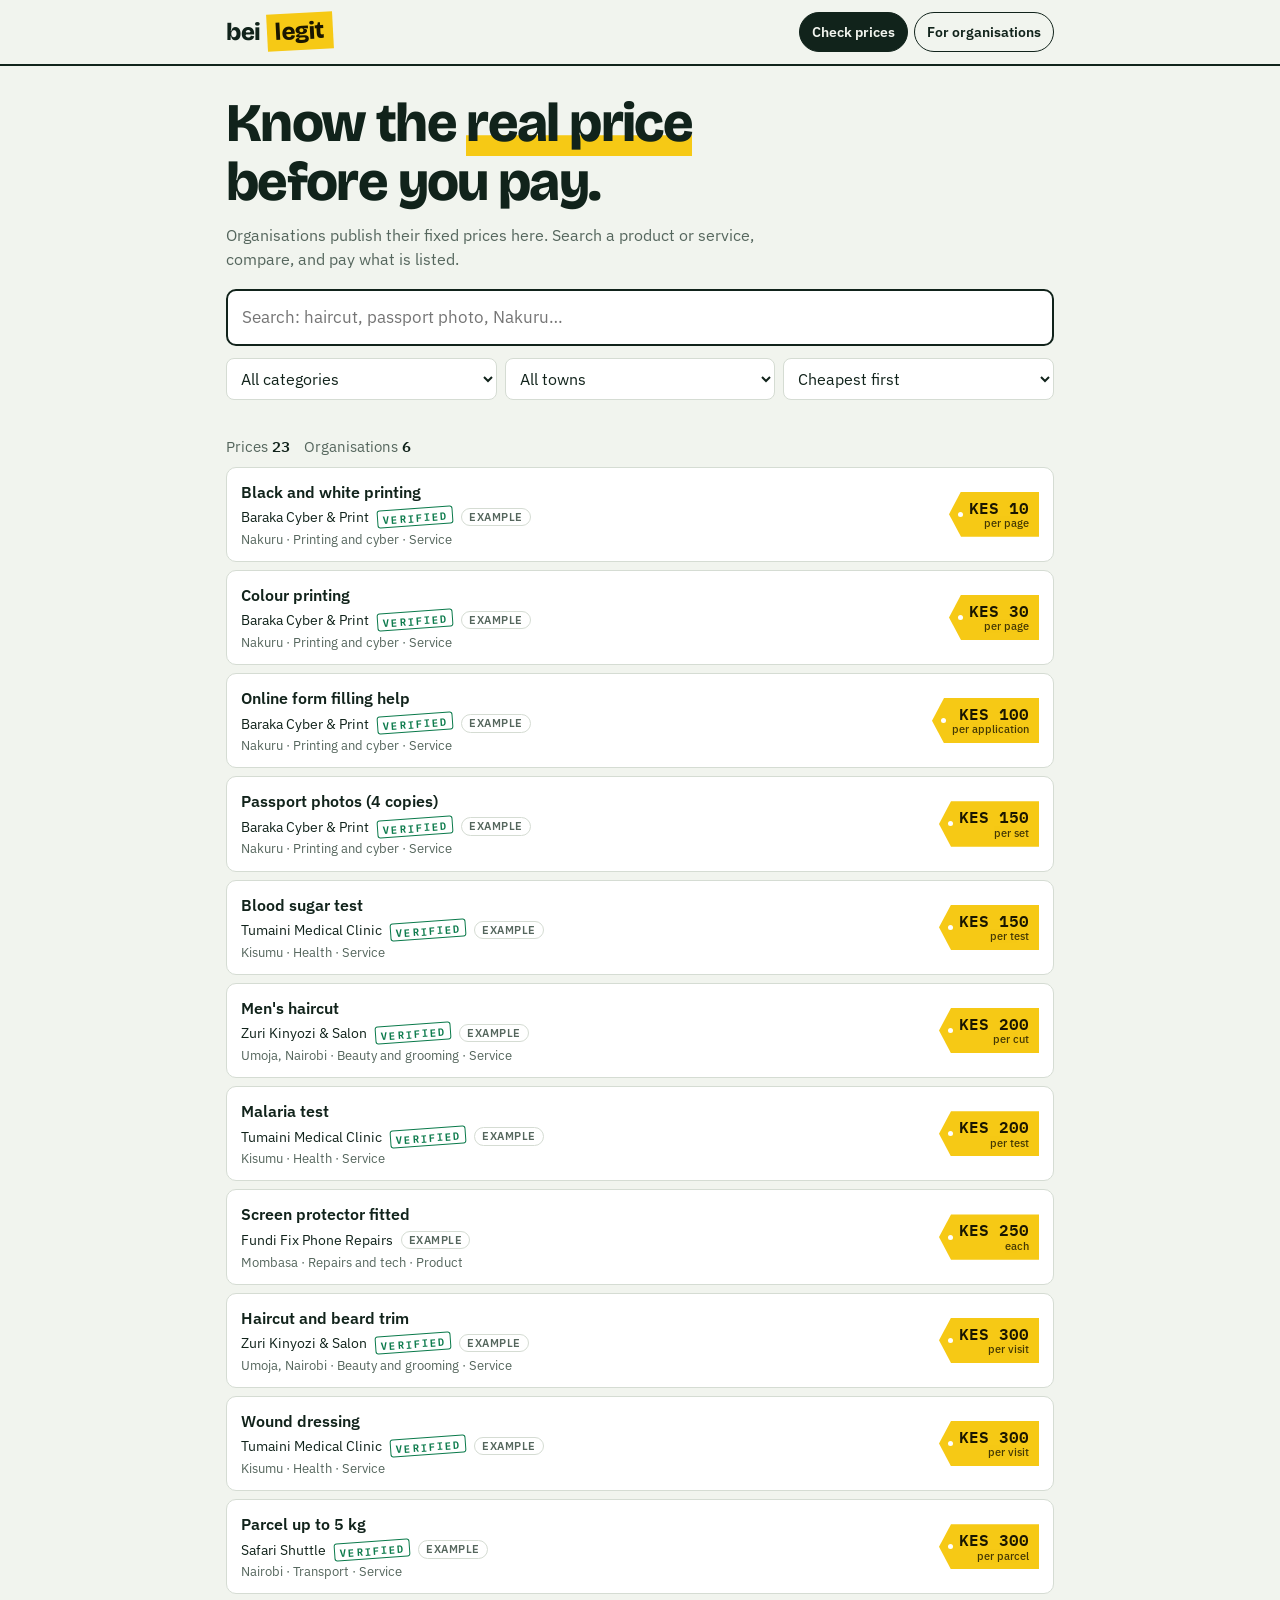
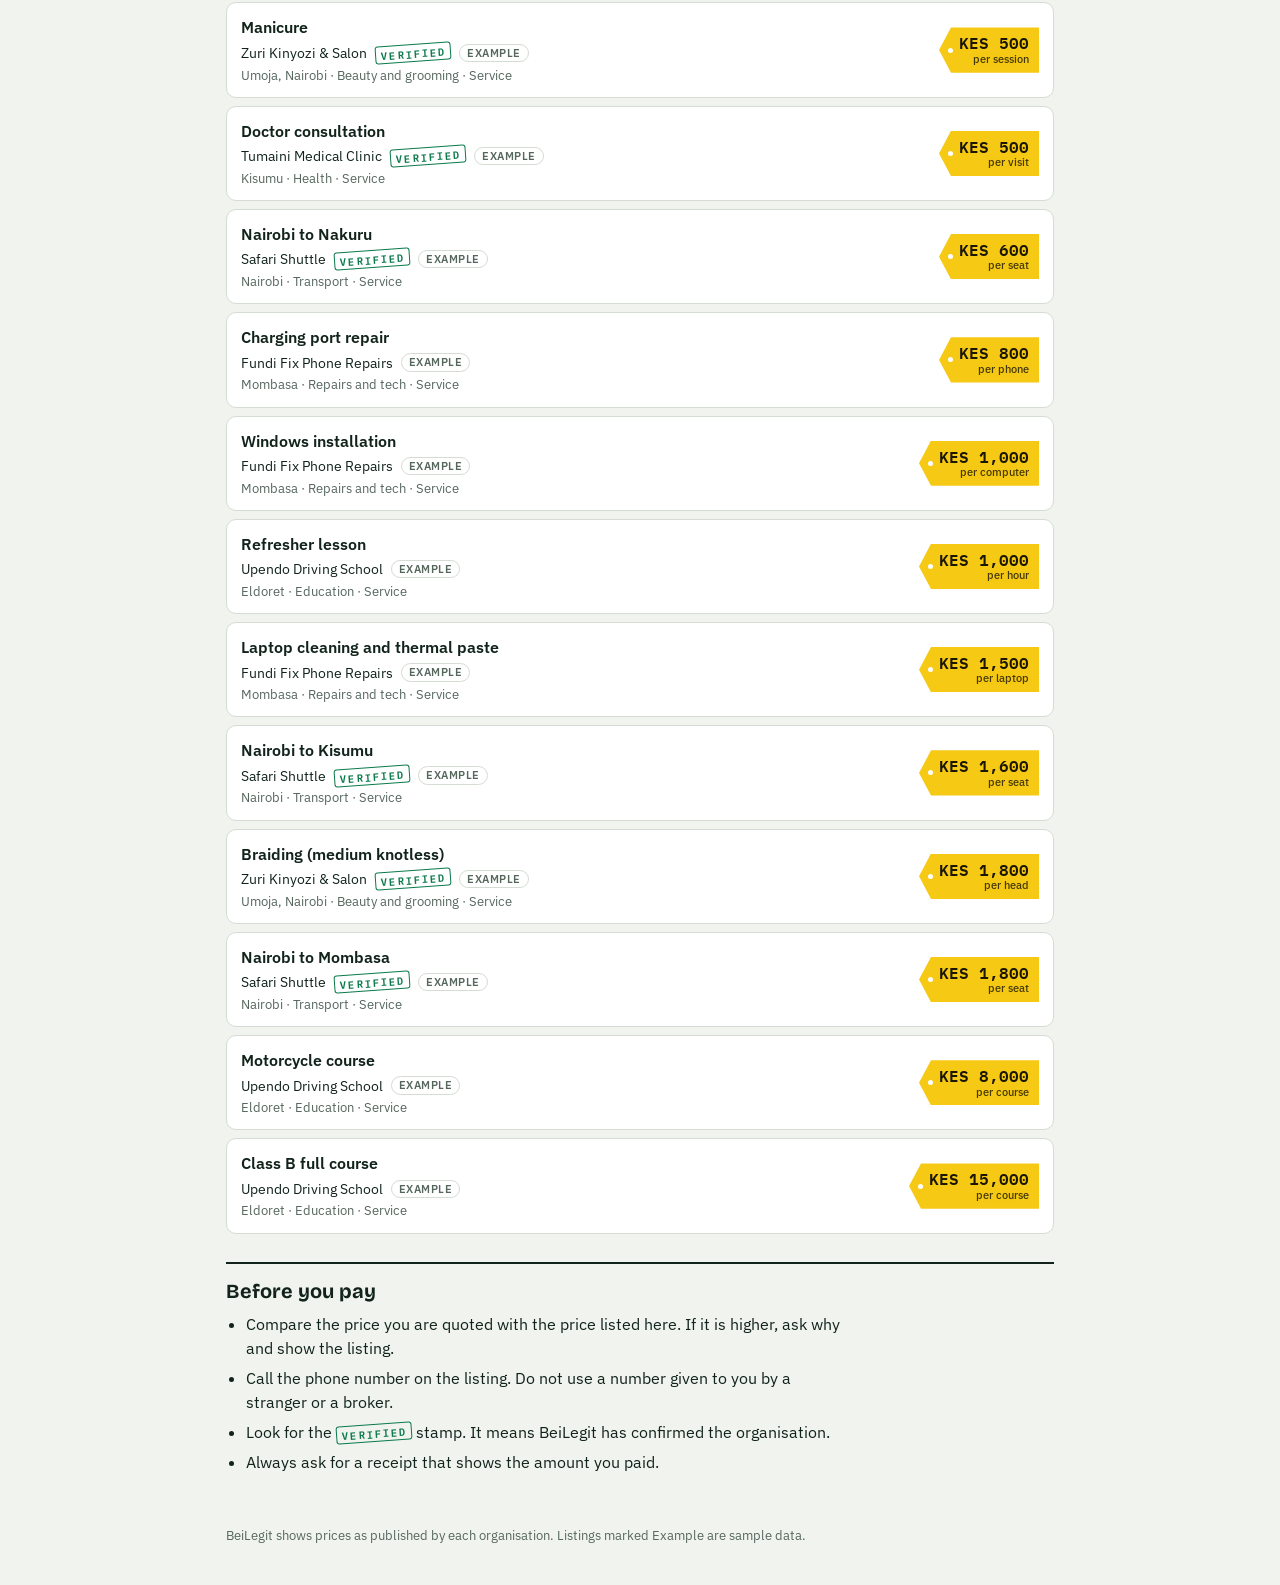
<file: beilegit/index.htm>
<!DOCTYPE html>
<html lang="en">
<head>
<meta charset="utf-8">
<meta name="viewport" content="width=device-width, initial-scale=1">
<meta name="description" content="BeiLegit: organisations publish fixed prices so citizens can check the real price before paying.">
<title>BeiLegit</title>
<link rel="preconnect" href="https://fonts.googleapis.com">
<link rel="preconnect" href="https://fonts.gstatic.com" crossorigin>
<link href="https://fonts.googleapis.com/css2?family=Bricolage+Grotesque:opsz,wght@12..96,500;12..96,700;12..96,800&family=IBM+Plex+Mono:wght@500;600&family=IBM+Plex+Sans:wght@400;500;600&display=swap" rel="stylesheet">
<link rel="stylesheet" href="style.css">
</head>
<body>
<header class="top"><div class="wrap">
  <a class="brand" href="#prices" aria-label="BeiLegit home">bei<span class="legit">legit</span></a>
  <nav class="tabs" aria-label="Sections">
    <a href="#prices" id="tab-prices">Check prices</a>
    <a href="#list-prices" id="tab-list">For organisations</a>
  </nav>
</div></header>

<main class="wrap">
  <section id="view-prices">
    <div class="hero">
      <h1>Know the <em>real price</em> before you pay.</h1>
      <p>Organisations publish their fixed prices here. Search a product or service, compare, and pay what is listed.</p>
      <div class="search">
        <input id="q" type="search" placeholder="Search: haircut, passport photo, Nakuru…" aria-label="Search prices" autocomplete="off">
      </div>
      <div class="filters">
        <select id="f-cat" aria-label="Category"></select>
        <select id="f-town" aria-label="Town"></select>
        <select id="f-sort" aria-label="Sort">
          <option value="cheap">Cheapest first</option>
          <option value="dear">Most expensive first</option>
          <option value="new">Recently updated</option>
          <option value="az">A to Z</option>
        </select>
      </div>
    </div>
    <div id="status" class="notice" hidden></div>
    <div id="summary" class="summary" hidden></div>
    <ul id="list" class="list"></ul>

    <div class="tips">
      <h2>Before you pay</h2>
      <ul>
        <li>Compare the price you are quoted with the price listed here. If it is higher, ask why and show the listing.</li>
        <li>Call the phone number on the listing. Do not use a number given to you by a stranger or a broker.</li>
        <li>Look for the <span class="stamp">Verified</span> stamp. It means BeiLegit has confirmed the organisation.</li>
        <li>Always ask for a receipt that shows the amount you paid.</li>
      </ul>
    </div>
  </section>

  <section id="view-list" hidden>
    <div class="hero">
      <h1>Publish your <em>fixed prices</em>.</h1>
      <p>List what you sell and what it costs. Customers who see your prices in public trust you faster.</p>
    </div>
    <div id="write-note" class="notice" hidden></div>

    <div class="panel" id="mine-panel" hidden>
      <h2>Your organisations</h2>
      <p class="sub">Listings you add are saved on this device until the BeiLegit admin reviews and publishes them.</p>
      <div id="mine" class="mine"></div>
      <div class="actions"><button type="button" class="btn small" id="export">Download data.js for publishing</button><span id="export-msg" class="msg" role="status"></span></div>
    </div>

    <form class="panel" id="org-form" novalidate>
      <h2 id="form-title">Add an organisation</h2>
      <p class="sub">Prices are in Kenya shillings and should be the final amount a customer pays.</p>
      <div class="grid2">
        <label class="f" for="o-name">Organisation name<input id="o-name" maxlength="80" required></label>
        <label class="f" for="o-cat">Category<select id="o-cat"></select></label>
        <label class="f" for="o-town">Town or area<input id="o-town" maxlength="60" placeholder="e.g. Nakuru, Umoja" required></label>
        <label class="f" for="o-phone">Customer phone<input id="o-phone" maxlength="20" inputmode="tel" placeholder="07…"></label>
      </div>
      <label class="f" for="o-about" style="margin-top:12px">Short description<textarea id="o-about" rows="2" maxlength="240"></textarea></label>

      <h3 style="margin-top:18px;font-size:1.05rem">Products and services</h3>
      <div id="items" class="items"></div>
      <div class="actions"><button type="button" class="btn small" id="add-item">Add another price</button></div>

      <div class="actions">
        <button type="submit" class="btn primary" id="save">Save prices</button>
        <button type="button" class="btn" id="cancel-edit" hidden>Cancel editing</button>
        <span id="form-msg" class="msg" role="status"></span>
      </div>
    </form>
  </section>

  <footer>BeiLegit shows prices as published by each organisation. Listings marked Example are sample data.</footer>
</main>

<dialog id="org-dialog" aria-labelledby="d-name"><div class="dlg" id="org-body"></div></dialog>

<script src="data.js"></script>
<script src="script.js"></script>
</body>
</html>
</file>
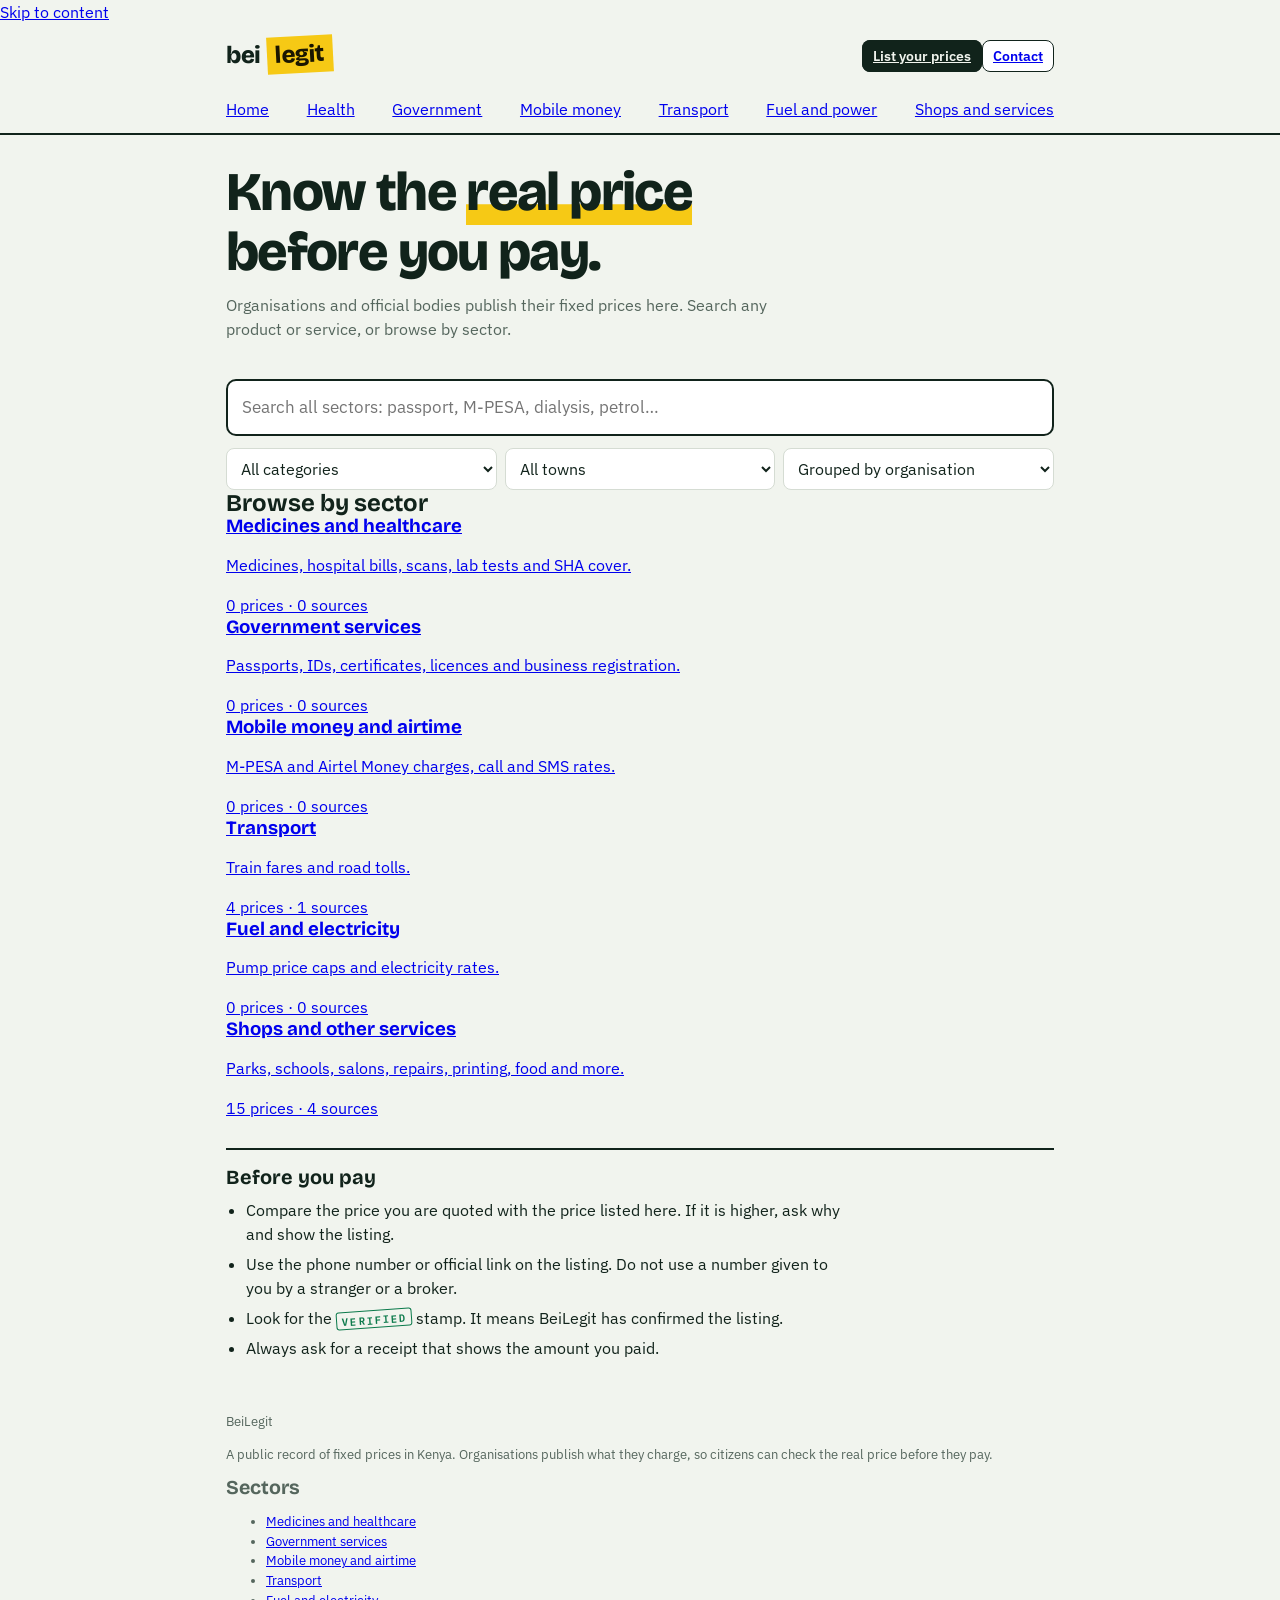
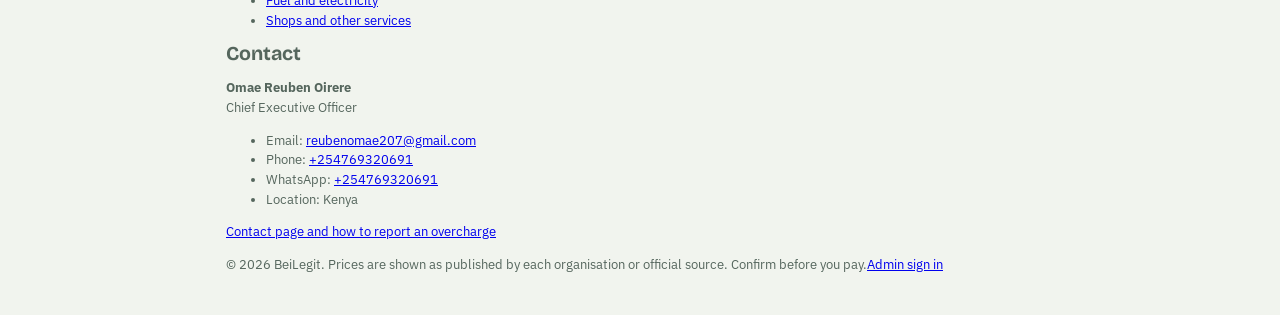
<file: beilegit/index.html>
<!DOCTYPE html>
<html lang="en">
<head>
<meta charset="utf-8">
<meta name="viewport" content="width=device-width, initial-scale=1">
<title>BeiLegit</title>
<meta name="description" content="BeiLegit: organisations publish fixed prices so citizens can check the real price before paying.">
<link rel="preconnect" href="https://fonts.googleapis.com">
<link rel="preconnect" href="https://fonts.gstatic.com" crossorigin>
<link href="https://fonts.googleapis.com/css2?family=Bricolage+Grotesque:opsz,wght@12..96,500;12..96,700;12..96,800&family=IBM+Plex+Mono:wght@500;600&family=IBM+Plex+Sans:wght@400;500;600&display=swap" rel="stylesheet">
<link rel="stylesheet" href="style.css">
</head>
<body data-page="home">
<a class="skip" href="#main">Skip to content</a>
<header id="site-header" class="top"></header>

<main id="main" class="wrap">
  <section class="hero">
    <h1>Know the <em>real price</em> before you pay.</h1>
    <p>Organisations and official bodies publish their fixed prices here. Search any product or service, or browse by sector.</p>
  </section>
  <div class="search">
    <input id="q" type="search" placeholder="Search all sectors: passport, M-PESA, dialysis, petrol…" aria-label="Search prices" autocomplete="off">
  </div>
  <div class="filters">
    <select id="f-cat" aria-label="Category"></select>
    <select id="f-town" aria-label="Town"></select>
    <select id="f-sort" aria-label="Sort">
      <option value="org">Grouped by organisation</option>
      <option value="cheap">Cheapest first</option>
      <option value="dear">Most expensive first</option>
      <option value="az">A to Z</option>
    </select>
  </div>
  <div id="status" class="notice" hidden></div>
  <div id="summary" class="summary" hidden></div>
  <ul id="list" class="list"></ul>
  <section id="browse">
    <h2 class="sectionh">Browse by sector</h2>
    <div id="sectors" class="sectors"></div>
  </section>
  <section class="tips">
    <h2>Before you pay</h2>
    <ul>
      <li>Compare the price you are quoted with the price listed here. If it is higher, ask why and show the listing.</li>
      <li>Use the phone number or official link on the listing. Do not use a number given to you by a stranger or a broker.</li>
      <li>Look for the <span class="stamp">Verified</span> stamp. It means BeiLegit has confirmed the listing.</li>
      <li>Always ask for a receipt that shows the amount you paid.</li>
    </ul>
  </section>
</main>

<footer id="site-footer" class="foot"></footer>
<dialog id="org-dialog" aria-labelledby="d-name"><div class="dlg" id="org-body"></div></dialog>
<noscript><p class="wrap">BeiLegit needs JavaScript to show prices.</p></noscript>
<script src="config.js"></script>
<script src="data.js"></script>
<script src="app.js"></script>
</body>
</html>
</file>
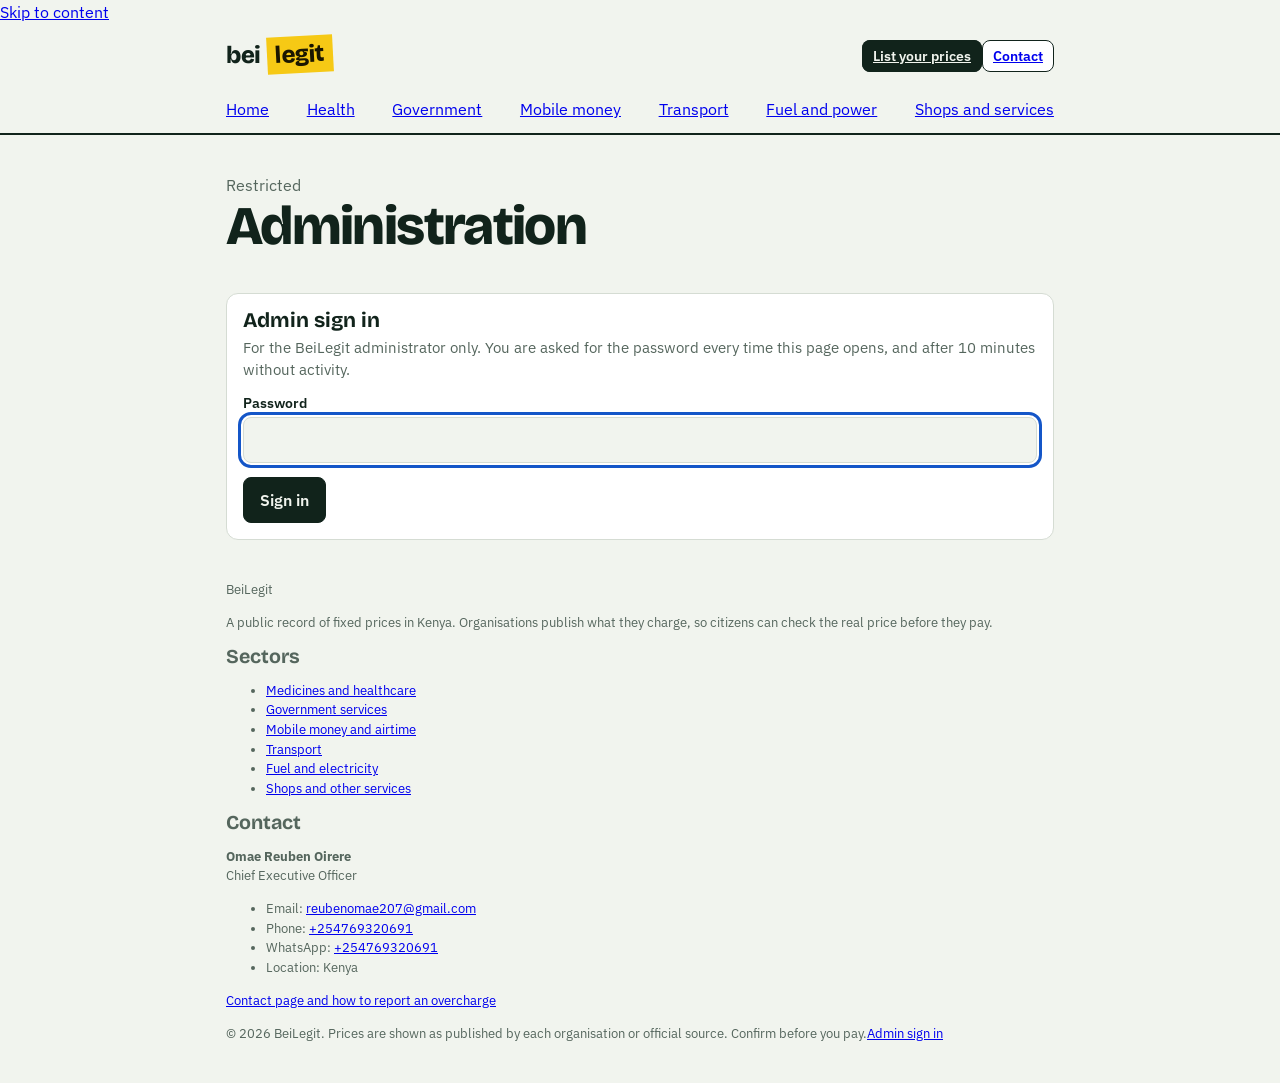
<file: beilegit/admin.html>
<!DOCTYPE html>
<html lang="en">
<head>
<meta charset="utf-8">
<meta name="viewport" content="width=device-width, initial-scale=1">
<title>Admin | BeiLegit</title>
<meta name="description" content="BeiLegit administration.">
<meta name="robots" content="noindex, nofollow">
<link rel="preconnect" href="https://fonts.googleapis.com">
<link rel="preconnect" href="https://fonts.gstatic.com" crossorigin>
<link href="https://fonts.googleapis.com/css2?family=Bricolage+Grotesque:opsz,wght@12..96,500;12..96,700;12..96,800&family=IBM+Plex+Mono:wght@500;600&family=IBM+Plex+Sans:wght@400;500;600&display=swap" rel="stylesheet">
<link rel="stylesheet" href="style.css">
</head>
<body data-page="admin">
<a class="skip" href="#main">Skip to content</a>
<header id="site-header" class="top"></header>

<main id="main" class="wrap">
  <section class="hero">
    <p class="eyebrow">Restricted</p>
    <h1>Administration</h1>
  </section>
  <div id="admin"></div>
</main>

<footer id="site-footer" class="foot"></footer>
<dialog id="org-dialog" aria-labelledby="d-name"><div class="dlg" id="org-body"></div></dialog>
<noscript><p class="wrap">BeiLegit needs JavaScript to show prices.</p></noscript>
<script src="config.js"></script>
<script src="data.js"></script>
<script src="app.js"></script>
<script src="admin.js"></script>
</body>
</html>
</file>
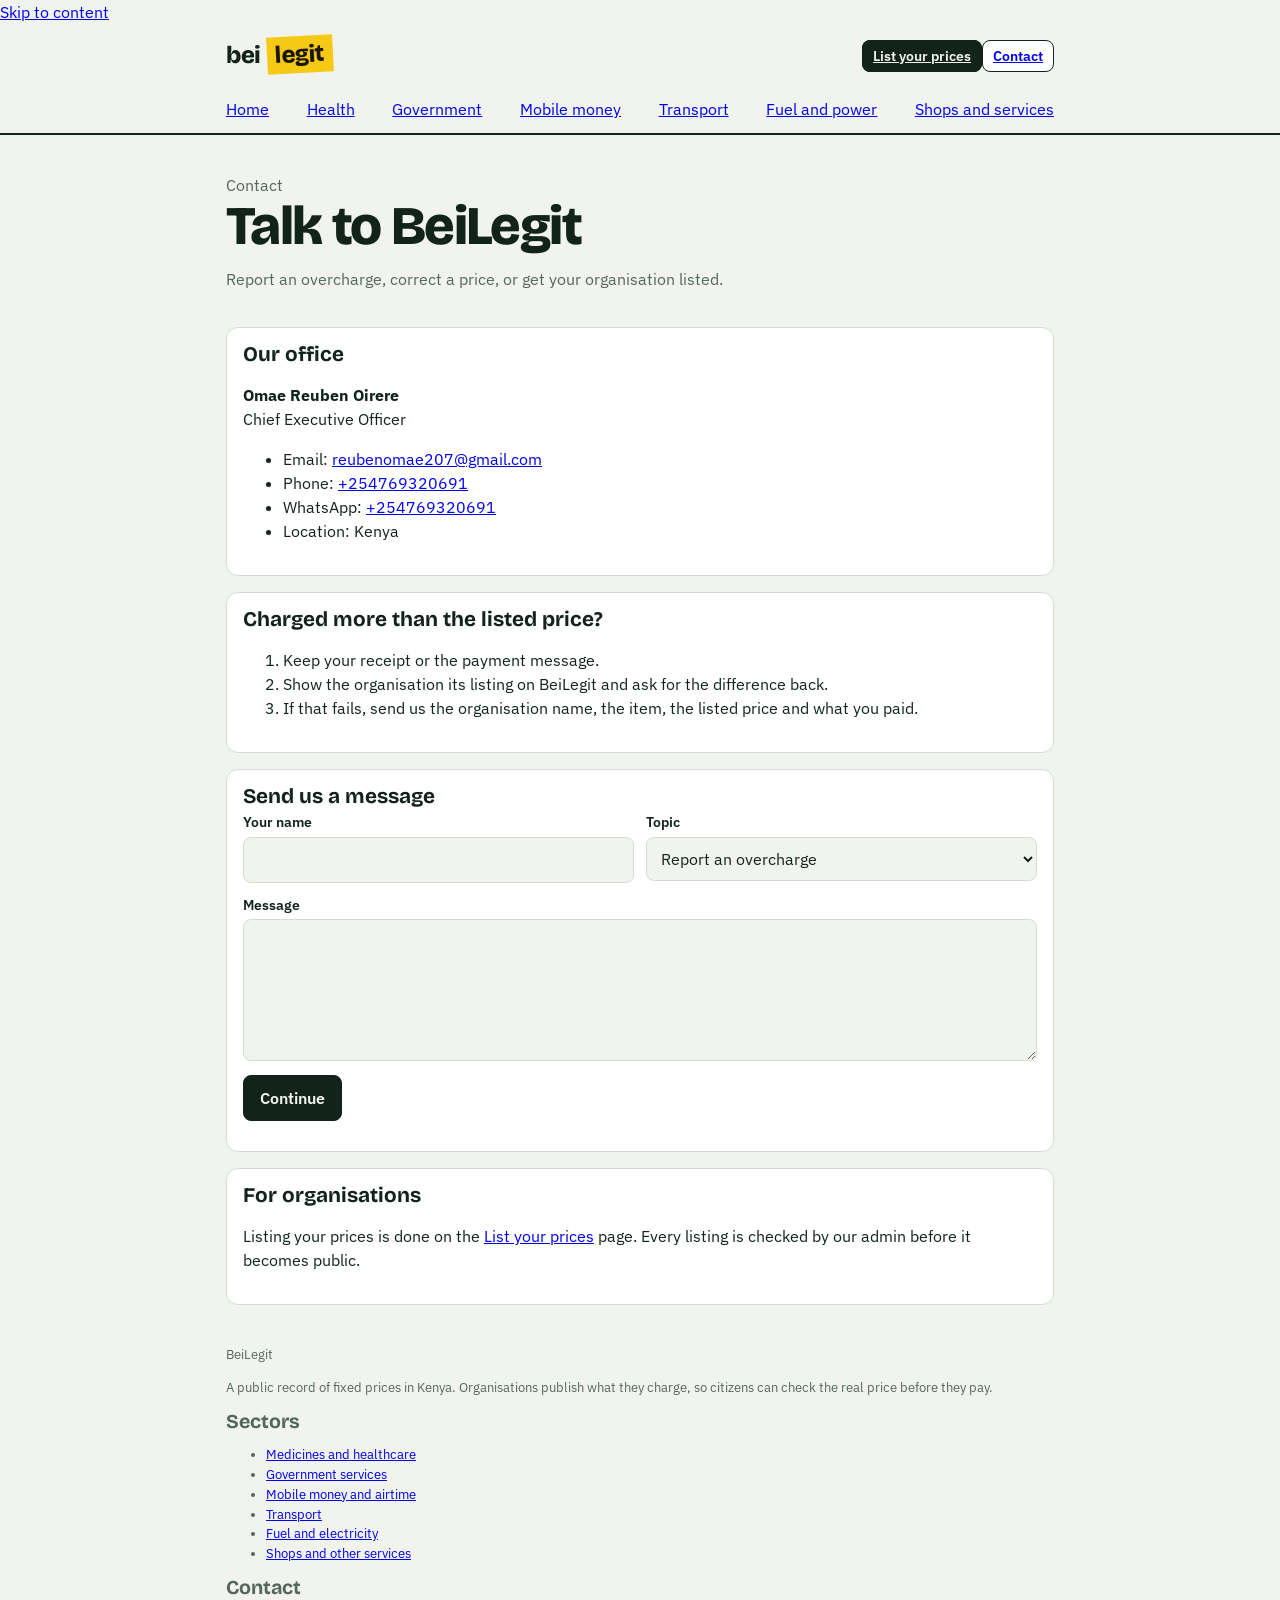
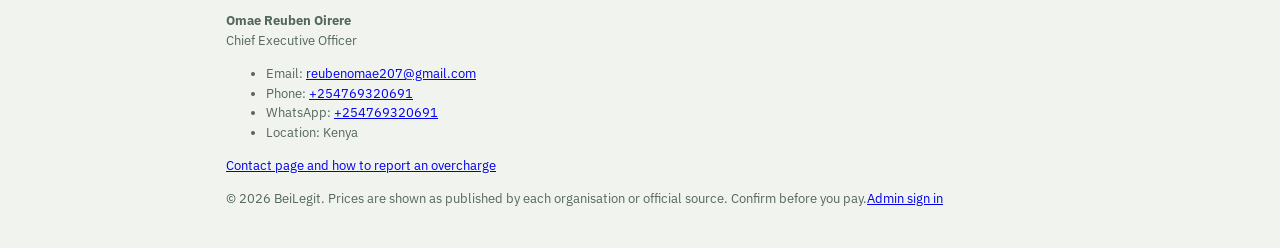
<file: beilegit/contact.html>
<!DOCTYPE html>
<html lang="en">
<head>
<meta charset="utf-8">
<meta name="viewport" content="width=device-width, initial-scale=1">
<title>Contact | BeiLegit</title>
<meta name="description" content="Contact BeiLegit, report an overcharge, or get your organisation listed.">
<link rel="preconnect" href="https://fonts.googleapis.com">
<link rel="preconnect" href="https://fonts.gstatic.com" crossorigin>
<link href="https://fonts.googleapis.com/css2?family=Bricolage+Grotesque:opsz,wght@12..96,500;12..96,700;12..96,800&family=IBM+Plex+Mono:wght@500;600&family=IBM+Plex+Sans:wght@400;500;600&display=swap" rel="stylesheet">
<link rel="stylesheet" href="style.css">
</head>
<body data-page="contact">
<a class="skip" href="#main">Skip to content</a>
<header id="site-header" class="top"></header>

<main id="main" class="wrap">
  <section class="hero">
    <p class="eyebrow">Contact</p>
    <h1>Talk to BeiLegit</h1>
    <p>Report an overcharge, correct a price, or get your organisation listed.</p>
  </section>
  <section class="twocol">
    <div class="panel">
      <h2>Our office</h2>
      <div id="contact-details" class="contactbox"></div>
    </div>
    <div class="panel">
      <h2>Charged more than the listed price?</h2>
      <ol class="steps">
        <li>Keep your receipt or the payment message.</li>
        <li>Show the organisation its listing on BeiLegit and ask for the difference back.</li>
        <li>If that fails, send us the organisation name, the item, the listed price and what you paid.</li>
      </ol>
    </div>
  </section>
  <form class="panel" id="contact-form" novalidate>
    <h2>Send us a message</h2>
    <div class="grid2">
      <label class="f" for="c-name">Your name<input id="c-name" maxlength="80" autocomplete="name"></label>
      <label class="f" for="c-topic">Topic<select id="c-topic">
        <option>Report an overcharge</option>
        <option>Correct a listed price</option>
        <option>List my organisation</option>
        <option>Other</option>
      </select></label>
    </div>
    <label class="f" for="c-text" style="margin-top:12px">Message<textarea id="c-text" rows="5" maxlength="1500"></textarea></label>
    <div class="actions"><button type="submit" class="btn primary">Continue</button></div>
    <div class="actions" id="contact-send"></div>
  </form>
  <section class="panel">
    <h2>For organisations</h2>
    <p>Listing your prices is done on the <a href="organisations.html">List your prices</a> page. Every listing is checked by our admin before it becomes public.</p>
  </section>
</main>

<footer id="site-footer" class="foot"></footer>
<dialog id="org-dialog" aria-labelledby="d-name"><div class="dlg" id="org-body"></div></dialog>
<noscript><p class="wrap">BeiLegit needs JavaScript to show prices.</p></noscript>
<script src="config.js"></script>
<script src="data.js"></script>
<script src="app.js"></script>
</body>
</html>
</file>
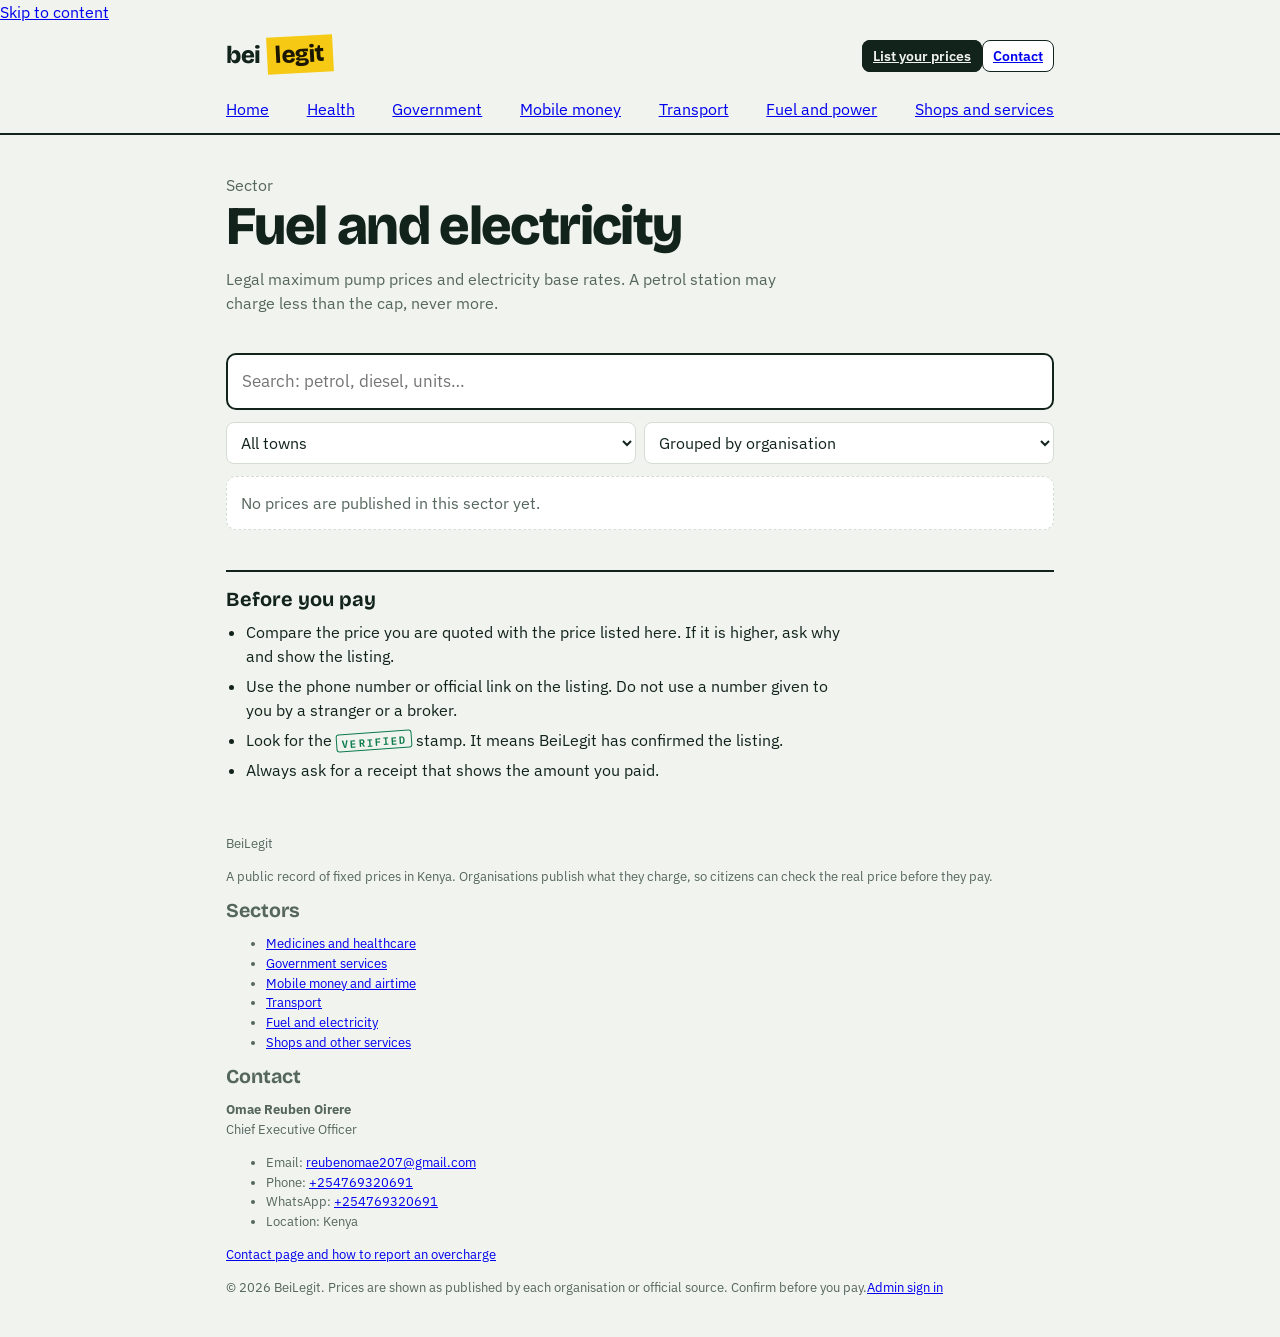
<file: beilegit/energy.html>
<!DOCTYPE html>
<html lang="en">
<head>
<meta charset="utf-8">
<meta name="viewport" content="width=device-width, initial-scale=1">
<title>Fuel and electricity prices | BeiLegit</title>
<meta name="description" content="Legal maximum pump prices and electricity base rates. A petrol station may charge less than the cap, never more.">
<link rel="preconnect" href="https://fonts.googleapis.com">
<link rel="preconnect" href="https://fonts.gstatic.com" crossorigin>
<link href="https://fonts.googleapis.com/css2?family=Bricolage+Grotesque:opsz,wght@12..96,500;12..96,700;12..96,800&family=IBM+Plex+Mono:wght@500;600&family=IBM+Plex+Sans:wght@400;500;600&display=swap" rel="stylesheet">
<link rel="stylesheet" href="style.css">
</head>
<body data-page="sector" data-sector="energy">
<a class="skip" href="#main">Skip to content</a>
<header id="site-header" class="top"></header>

<main id="main" class="wrap">
  <section class="hero">
    <p class="eyebrow">Sector</p>
    <h1>Fuel and electricity</h1>
    <p>Legal maximum pump prices and electricity base rates. A petrol station may charge less than the cap, never more.</p>
  </section>
  <div class="search">
    <input id="q" type="search" placeholder="Search: petrol, diesel, units…" aria-label="Search prices" autocomplete="off">
  </div>
  <div class="filters">
    <select id="f-cat" aria-label="Category"></select>
    <select id="f-town" aria-label="Town"></select>
    <select id="f-sort" aria-label="Sort">
      <option value="org">Grouped by organisation</option>
      <option value="cheap">Cheapest first</option>
      <option value="dear">Most expensive first</option>
      <option value="az">A to Z</option>
    </select>
  </div>
  <div id="status" class="notice" hidden></div>
  <div id="summary" class="summary" hidden></div>
  <ul id="list" class="list"></ul>
  <section class="tips">
    <h2>Before you pay</h2>
    <ul>
      <li>Compare the price you are quoted with the price listed here. If it is higher, ask why and show the listing.</li>
      <li>Use the phone number or official link on the listing. Do not use a number given to you by a stranger or a broker.</li>
      <li>Look for the <span class="stamp">Verified</span> stamp. It means BeiLegit has confirmed the listing.</li>
      <li>Always ask for a receipt that shows the amount you paid.</li>
    </ul>
  </section>
</main>

<footer id="site-footer" class="foot"></footer>
<dialog id="org-dialog" aria-labelledby="d-name"><div class="dlg" id="org-body"></div></dialog>
<noscript><p class="wrap">BeiLegit needs JavaScript to show prices.</p></noscript>
<script src="config.js"></script>
<script src="data.js"></script>
<script src="app.js"></script>
</body>
</html>
</file>
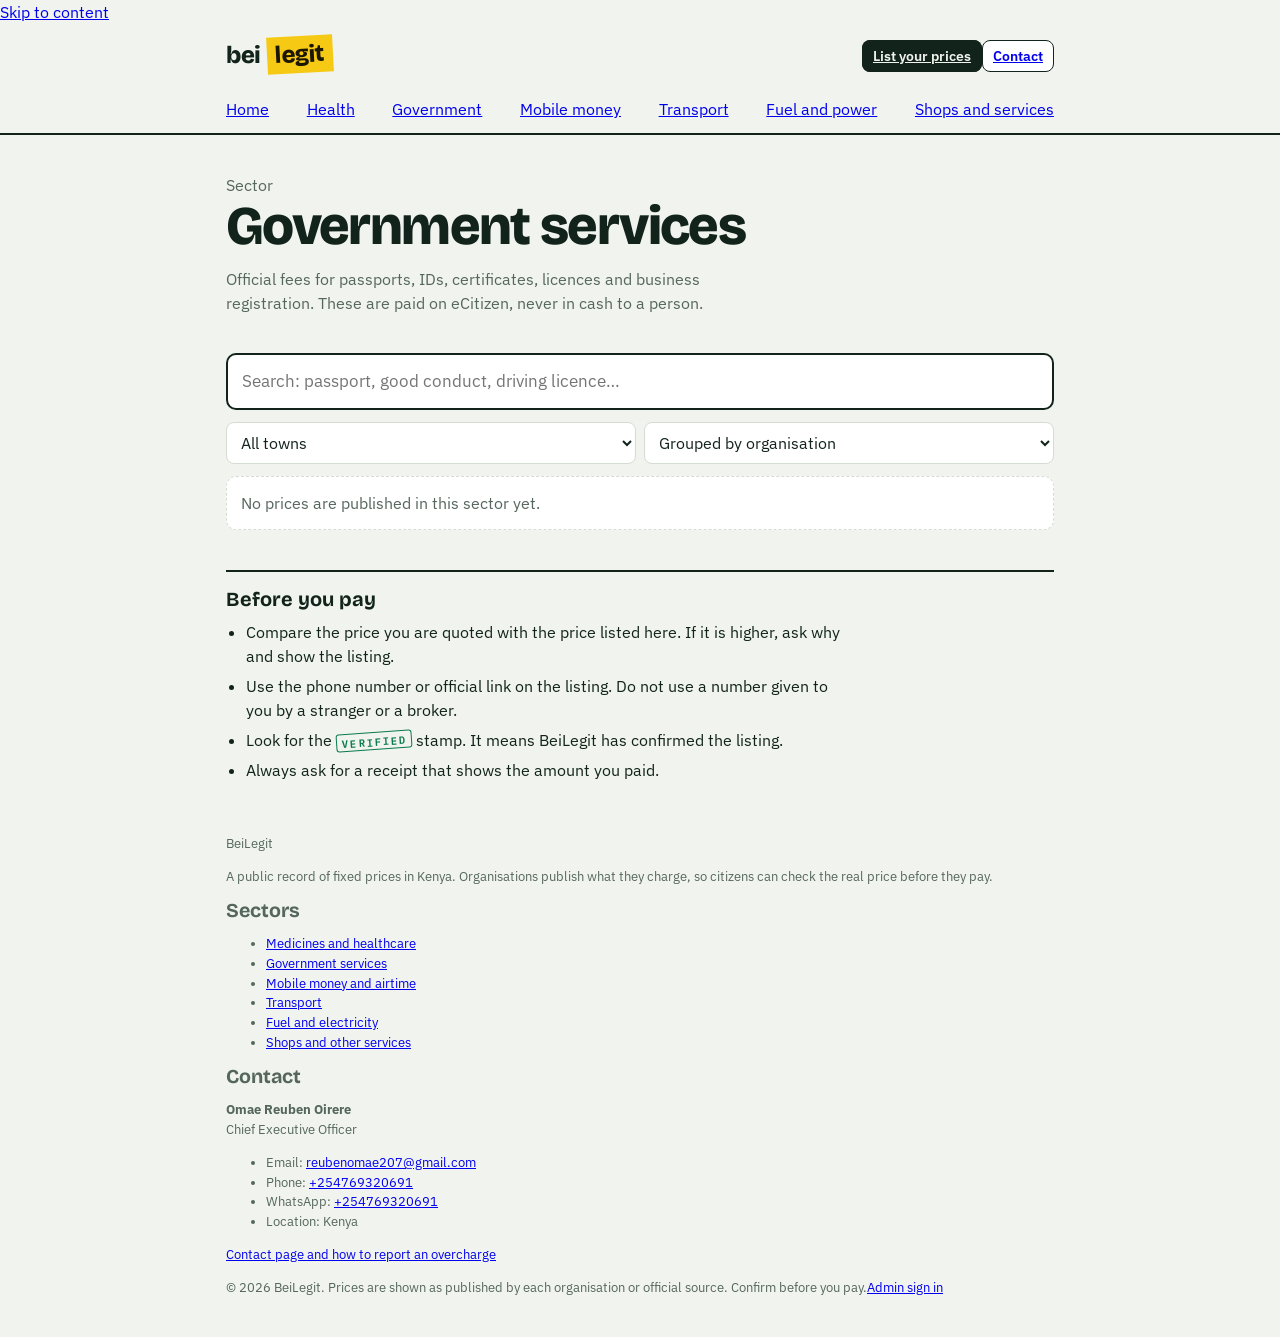
<file: beilegit/government.html>
<!DOCTYPE html>
<html lang="en">
<head>
<meta charset="utf-8">
<meta name="viewport" content="width=device-width, initial-scale=1">
<title>Government services prices | BeiLegit</title>
<meta name="description" content="Official fees for passports, IDs, certificates, licences and business registration. These are paid on eCitizen, never in cash to a person.">
<link rel="preconnect" href="https://fonts.googleapis.com">
<link rel="preconnect" href="https://fonts.gstatic.com" crossorigin>
<link href="https://fonts.googleapis.com/css2?family=Bricolage+Grotesque:opsz,wght@12..96,500;12..96,700;12..96,800&family=IBM+Plex+Mono:wght@500;600&family=IBM+Plex+Sans:wght@400;500;600&display=swap" rel="stylesheet">
<link rel="stylesheet" href="style.css">
</head>
<body data-page="sector" data-sector="government">
<a class="skip" href="#main">Skip to content</a>
<header id="site-header" class="top"></header>

<main id="main" class="wrap">
  <section class="hero">
    <p class="eyebrow">Sector</p>
    <h1>Government services</h1>
    <p>Official fees for passports, IDs, certificates, licences and business registration. These are paid on eCitizen, never in cash to a person.</p>
  </section>
  <div class="search">
    <input id="q" type="search" placeholder="Search: passport, good conduct, driving licence…" aria-label="Search prices" autocomplete="off">
  </div>
  <div class="filters">
    <select id="f-cat" aria-label="Category"></select>
    <select id="f-town" aria-label="Town"></select>
    <select id="f-sort" aria-label="Sort">
      <option value="org">Grouped by organisation</option>
      <option value="cheap">Cheapest first</option>
      <option value="dear">Most expensive first</option>
      <option value="az">A to Z</option>
    </select>
  </div>
  <div id="status" class="notice" hidden></div>
  <div id="summary" class="summary" hidden></div>
  <ul id="list" class="list"></ul>
  <section class="tips">
    <h2>Before you pay</h2>
    <ul>
      <li>Compare the price you are quoted with the price listed here. If it is higher, ask why and show the listing.</li>
      <li>Use the phone number or official link on the listing. Do not use a number given to you by a stranger or a broker.</li>
      <li>Look for the <span class="stamp">Verified</span> stamp. It means BeiLegit has confirmed the listing.</li>
      <li>Always ask for a receipt that shows the amount you paid.</li>
    </ul>
  </section>
</main>

<footer id="site-footer" class="foot"></footer>
<dialog id="org-dialog" aria-labelledby="d-name"><div class="dlg" id="org-body"></div></dialog>
<noscript><p class="wrap">BeiLegit needs JavaScript to show prices.</p></noscript>
<script src="config.js"></script>
<script src="data.js"></script>
<script src="app.js"></script>
</body>
</html>
</file>
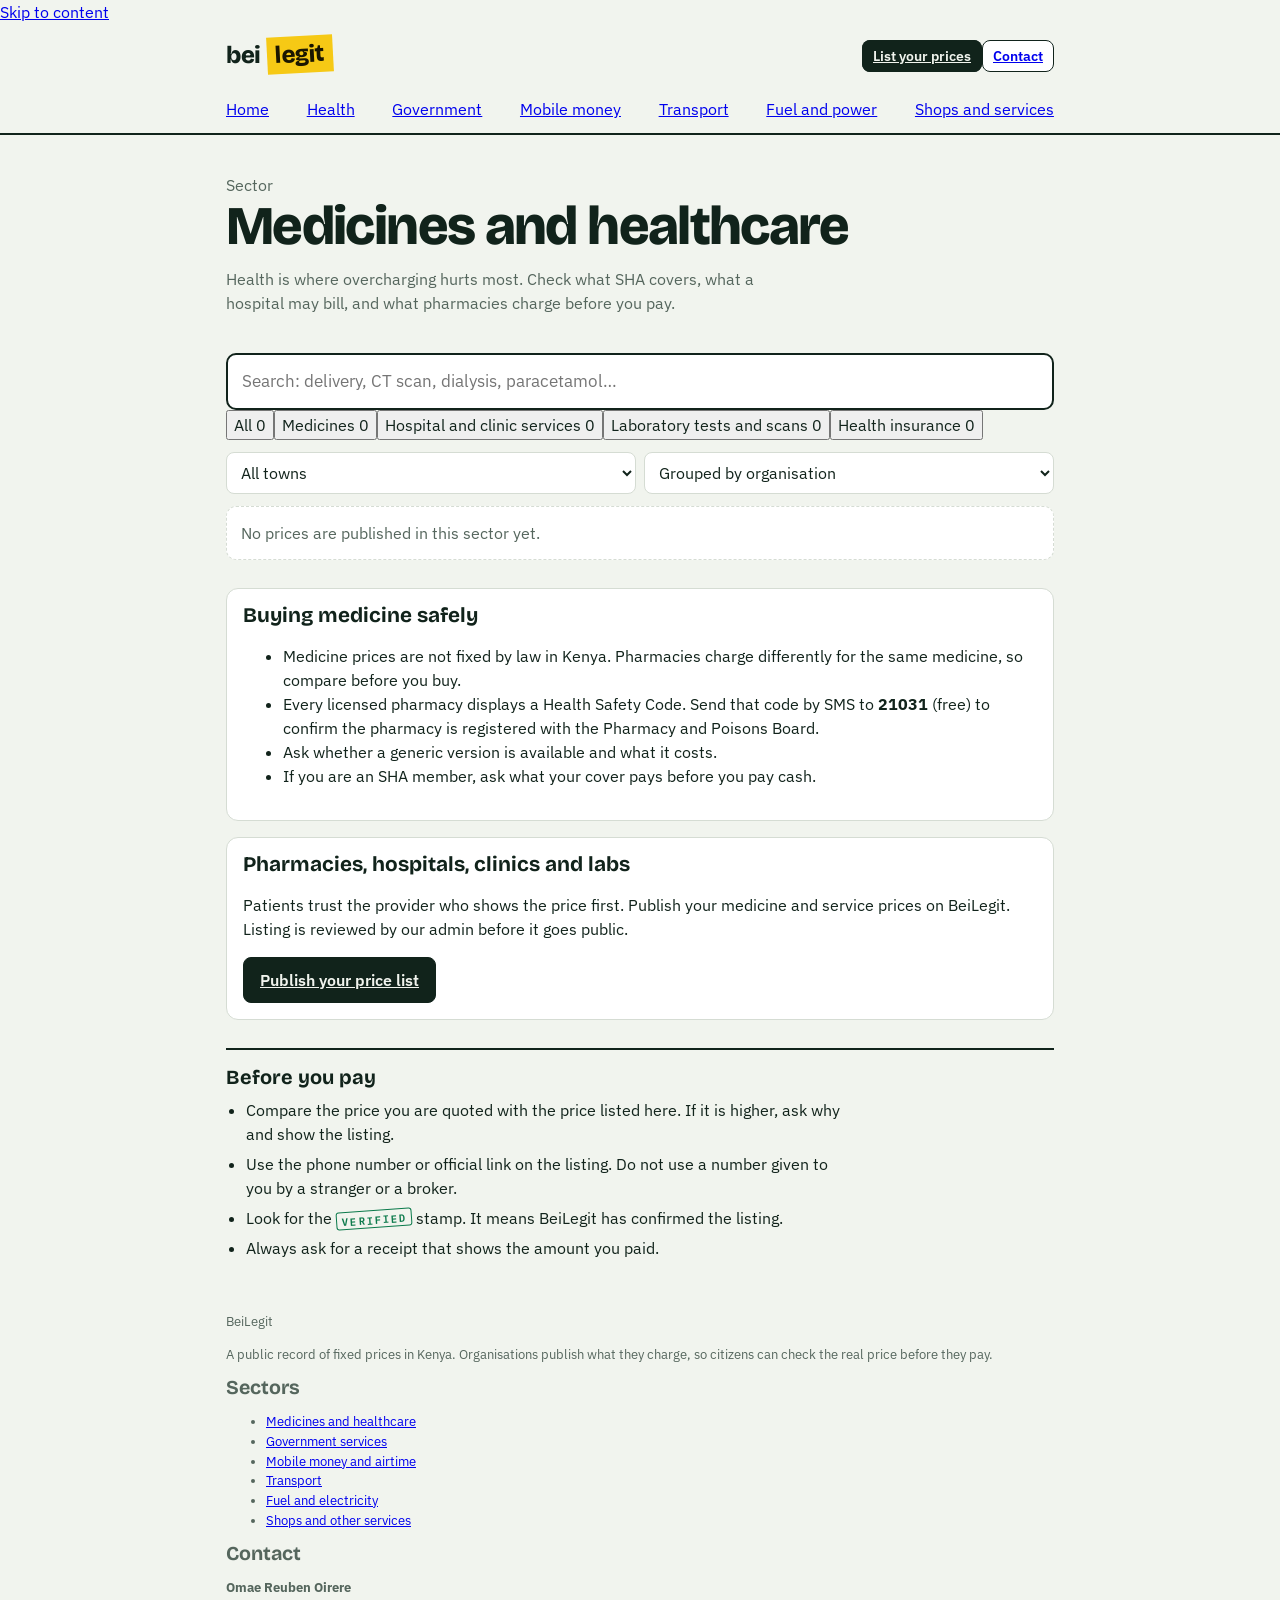
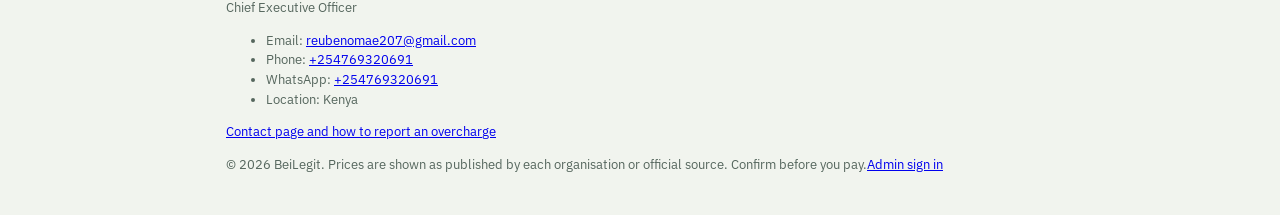
<file: beilegit/health.html>
<!DOCTYPE html>
<html lang="en">
<head>
<meta charset="utf-8">
<meta name="viewport" content="width=device-width, initial-scale=1">
<title>Medicines and healthcare prices | BeiLegit</title>
<meta name="description" content="Health is where overcharging hurts most. Check what SHA covers, what a hospital may bill, and what pharmacies charge before you pay.">
<link rel="preconnect" href="https://fonts.googleapis.com">
<link rel="preconnect" href="https://fonts.gstatic.com" crossorigin>
<link href="https://fonts.googleapis.com/css2?family=Bricolage+Grotesque:opsz,wght@12..96,500;12..96,700;12..96,800&family=IBM+Plex+Mono:wght@500;600&family=IBM+Plex+Sans:wght@400;500;600&display=swap" rel="stylesheet">
<link rel="stylesheet" href="style.css">
</head>
<body data-page="sector" data-sector="health">
<a class="skip" href="#main">Skip to content</a>
<header id="site-header" class="top"></header>

<main id="main" class="wrap">
  <section class="hero">
    <p class="eyebrow">Sector</p>
    <h1>Medicines and healthcare</h1>
    <p>Health is where overcharging hurts most. Check what SHA covers, what a hospital may bill, and what pharmacies charge before you pay.</p>
  </section>
  <div class="search">
    <input id="q" type="search" placeholder="Search: delivery, CT scan, dialysis, paracetamol…" aria-label="Search prices" autocomplete="off">
  </div>
  <div id="chips" class="chips" aria-label="Health categories"></div>
  <div class="filters">
    <select id="f-cat" aria-label="Category"></select>
    <select id="f-town" aria-label="Town"></select>
    <select id="f-sort" aria-label="Sort">
      <option value="org">Grouped by organisation</option>
      <option value="cheap">Cheapest first</option>
      <option value="dear">Most expensive first</option>
      <option value="az">A to Z</option>
    </select>
  </div>
  <div id="status" class="notice" hidden></div>
  <div id="summary" class="summary" hidden></div>
  <ul id="list" class="list"></ul>
  <section class="twocol">
    <div class="panel">
      <h2>Buying medicine safely</h2>
      <ul class="plain">
        <li>Medicine prices are not fixed by law in Kenya. Pharmacies charge differently for the same medicine, so compare before you buy.</li>
        <li>Every licensed pharmacy displays a Health Safety Code. Send that code by SMS to <strong>21031</strong> (free) to confirm the pharmacy is registered with the Pharmacy and Poisons Board.</li>
        <li>Ask whether a generic version is available and what it costs.</li>
        <li>If you are an SHA member, ask what your cover pays before you pay cash.</li>
      </ul>
    </div>
    <div class="panel cta">
      <h2>Pharmacies, hospitals, clinics and labs</h2>
      <p>Patients trust the provider who shows the price first. Publish your medicine and service prices on BeiLegit. Listing is reviewed by our admin before it goes public.</p>
      <div class="actions"><a class="btn primary" href="organisations.html">Publish your price list</a></div>
    </div>
  </section>
  <section class="tips">
    <h2>Before you pay</h2>
    <ul>
      <li>Compare the price you are quoted with the price listed here. If it is higher, ask why and show the listing.</li>
      <li>Use the phone number or official link on the listing. Do not use a number given to you by a stranger or a broker.</li>
      <li>Look for the <span class="stamp">Verified</span> stamp. It means BeiLegit has confirmed the listing.</li>
      <li>Always ask for a receipt that shows the amount you paid.</li>
    </ul>
  </section>
</main>

<footer id="site-footer" class="foot"></footer>
<dialog id="org-dialog" aria-labelledby="d-name"><div class="dlg" id="org-body"></div></dialog>
<noscript><p class="wrap">BeiLegit needs JavaScript to show prices.</p></noscript>
<script src="config.js"></script>
<script src="data.js"></script>
<script src="app.js"></script>
</body>
</html>
</file>
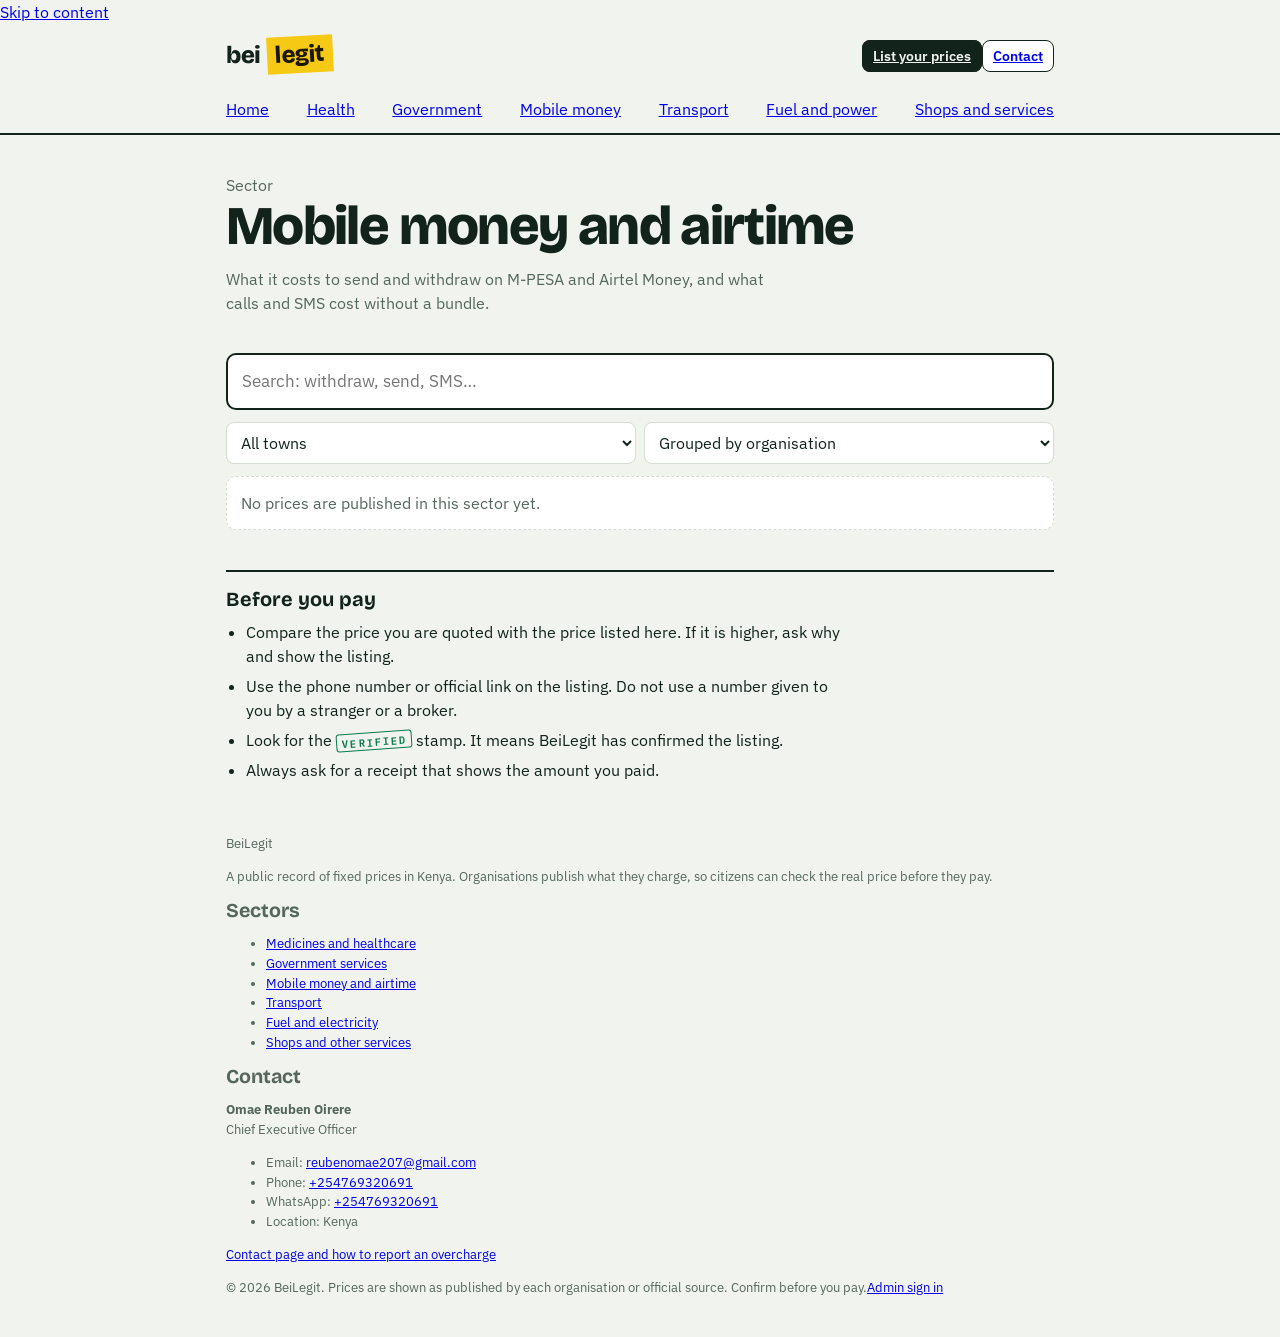
<file: beilegit/mobile-money.html>
<!DOCTYPE html>
<html lang="en">
<head>
<meta charset="utf-8">
<meta name="viewport" content="width=device-width, initial-scale=1">
<title>Mobile money and airtime prices | BeiLegit</title>
<meta name="description" content="What it costs to send and withdraw on M-PESA and Airtel Money, and what calls and SMS cost without a bundle.">
<link rel="preconnect" href="https://fonts.googleapis.com">
<link rel="preconnect" href="https://fonts.gstatic.com" crossorigin>
<link href="https://fonts.googleapis.com/css2?family=Bricolage+Grotesque:opsz,wght@12..96,500;12..96,700;12..96,800&family=IBM+Plex+Mono:wght@500;600&family=IBM+Plex+Sans:wght@400;500;600&display=swap" rel="stylesheet">
<link rel="stylesheet" href="style.css">
</head>
<body data-page="sector" data-sector="mobile">
<a class="skip" href="#main">Skip to content</a>
<header id="site-header" class="top"></header>

<main id="main" class="wrap">
  <section class="hero">
    <p class="eyebrow">Sector</p>
    <h1>Mobile money and airtime</h1>
    <p>What it costs to send and withdraw on M-PESA and Airtel Money, and what calls and SMS cost without a bundle.</p>
  </section>
  <div class="search">
    <input id="q" type="search" placeholder="Search: withdraw, send, SMS…" aria-label="Search prices" autocomplete="off">
  </div>
  <div class="filters">
    <select id="f-cat" aria-label="Category"></select>
    <select id="f-town" aria-label="Town"></select>
    <select id="f-sort" aria-label="Sort">
      <option value="org">Grouped by organisation</option>
      <option value="cheap">Cheapest first</option>
      <option value="dear">Most expensive first</option>
      <option value="az">A to Z</option>
    </select>
  </div>
  <div id="status" class="notice" hidden></div>
  <div id="summary" class="summary" hidden></div>
  <ul id="list" class="list"></ul>
  <section class="tips">
    <h2>Before you pay</h2>
    <ul>
      <li>Compare the price you are quoted with the price listed here. If it is higher, ask why and show the listing.</li>
      <li>Use the phone number or official link on the listing. Do not use a number given to you by a stranger or a broker.</li>
      <li>Look for the <span class="stamp">Verified</span> stamp. It means BeiLegit has confirmed the listing.</li>
      <li>Always ask for a receipt that shows the amount you paid.</li>
    </ul>
  </section>
</main>

<footer id="site-footer" class="foot"></footer>
<dialog id="org-dialog" aria-labelledby="d-name"><div class="dlg" id="org-body"></div></dialog>
<noscript><p class="wrap">BeiLegit needs JavaScript to show prices.</p></noscript>
<script src="config.js"></script>
<script src="data.js"></script>
<script src="app.js"></script>
</body>
</html>
</file>
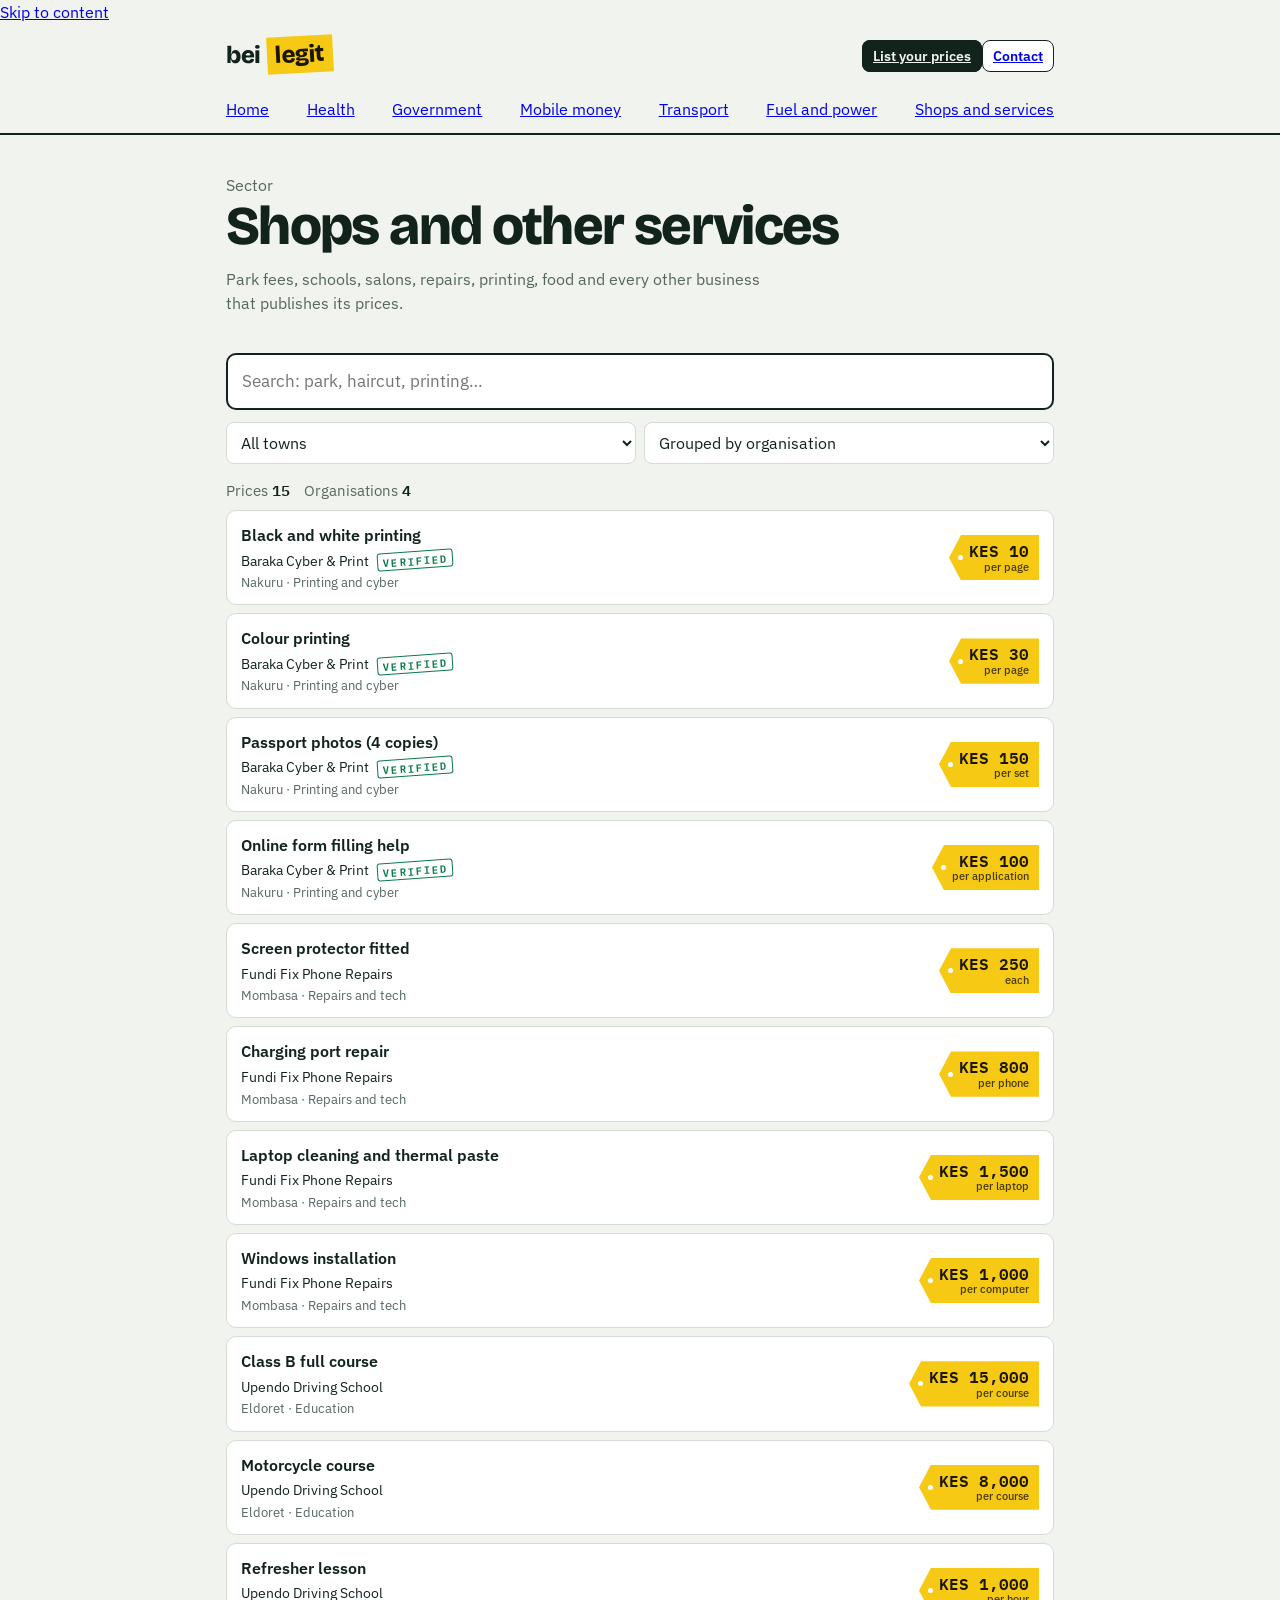
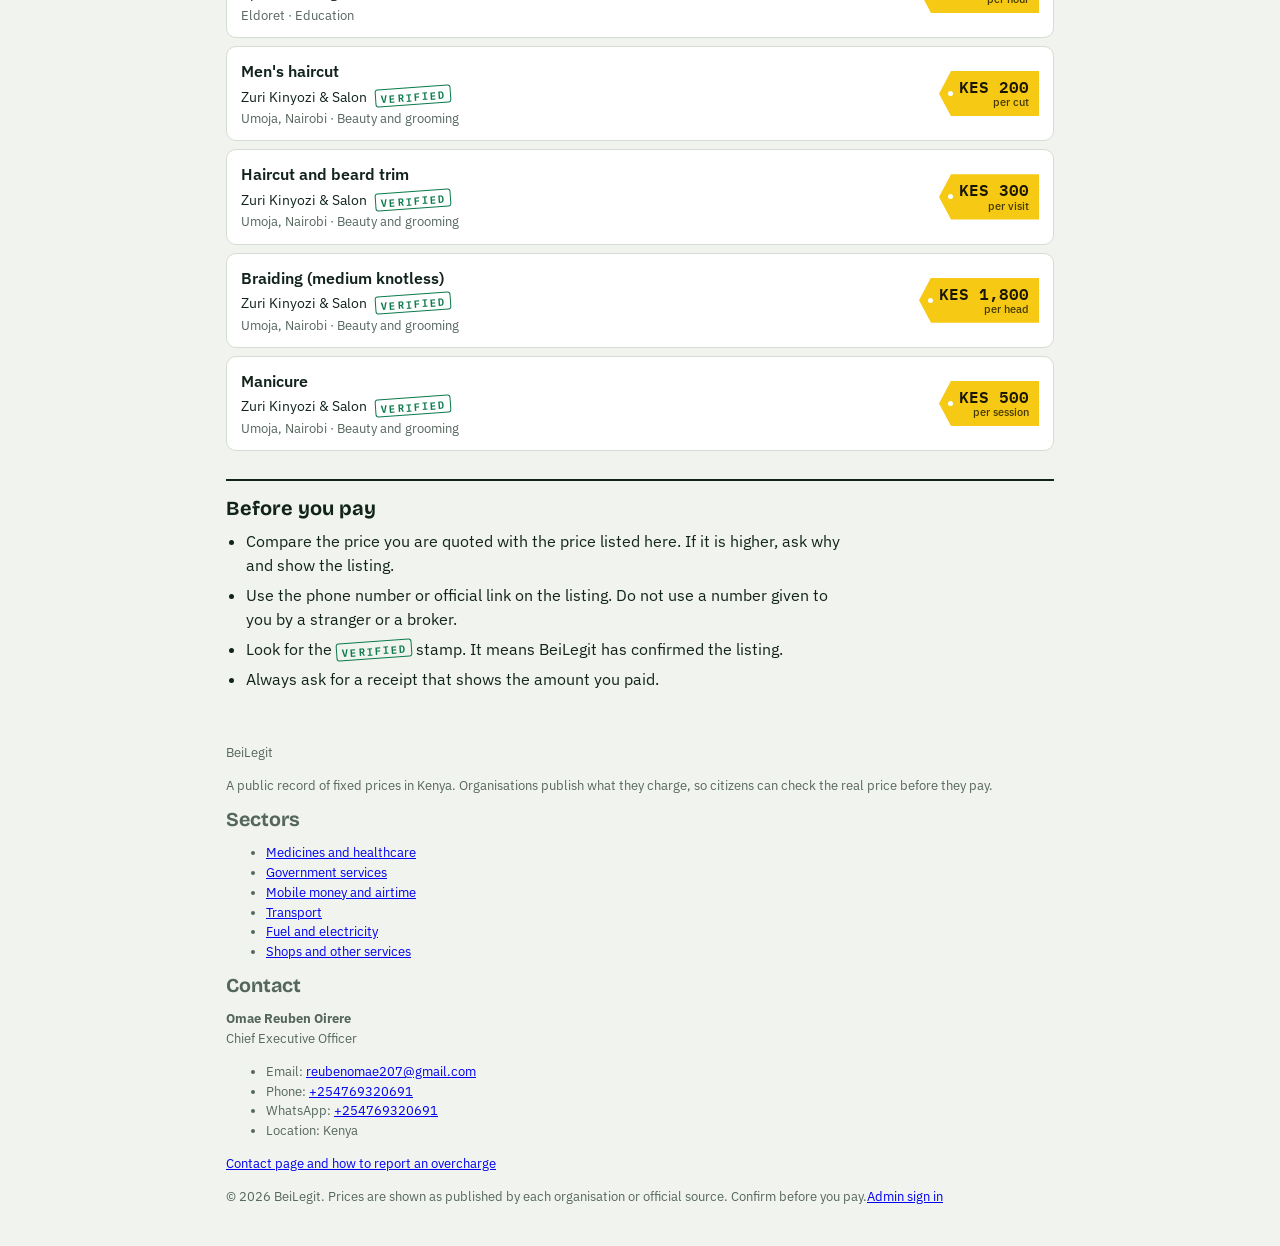
<file: beilegit/more.html>
<!DOCTYPE html>
<html lang="en">
<head>
<meta charset="utf-8">
<meta name="viewport" content="width=device-width, initial-scale=1">
<title>Shops and other services prices | BeiLegit</title>
<meta name="description" content="Park fees, schools, salons, repairs, printing, food and every other business that publishes its prices.">
<link rel="preconnect" href="https://fonts.googleapis.com">
<link rel="preconnect" href="https://fonts.gstatic.com" crossorigin>
<link href="https://fonts.googleapis.com/css2?family=Bricolage+Grotesque:opsz,wght@12..96,500;12..96,700;12..96,800&family=IBM+Plex+Mono:wght@500;600&family=IBM+Plex+Sans:wght@400;500;600&display=swap" rel="stylesheet">
<link rel="stylesheet" href="style.css">
</head>
<body data-page="sector" data-sector="more">
<a class="skip" href="#main">Skip to content</a>
<header id="site-header" class="top"></header>

<main id="main" class="wrap">
  <section class="hero">
    <p class="eyebrow">Sector</p>
    <h1>Shops and other services</h1>
    <p>Park fees, schools, salons, repairs, printing, food and every other business that publishes its prices.</p>
  </section>
  <div class="search">
    <input id="q" type="search" placeholder="Search: park, haircut, printing…" aria-label="Search prices" autocomplete="off">
  </div>
  <div class="filters">
    <select id="f-cat" aria-label="Category"></select>
    <select id="f-town" aria-label="Town"></select>
    <select id="f-sort" aria-label="Sort">
      <option value="org">Grouped by organisation</option>
      <option value="cheap">Cheapest first</option>
      <option value="dear">Most expensive first</option>
      <option value="az">A to Z</option>
    </select>
  </div>
  <div id="status" class="notice" hidden></div>
  <div id="summary" class="summary" hidden></div>
  <ul id="list" class="list"></ul>
  <section class="tips">
    <h2>Before you pay</h2>
    <ul>
      <li>Compare the price you are quoted with the price listed here. If it is higher, ask why and show the listing.</li>
      <li>Use the phone number or official link on the listing. Do not use a number given to you by a stranger or a broker.</li>
      <li>Look for the <span class="stamp">Verified</span> stamp. It means BeiLegit has confirmed the listing.</li>
      <li>Always ask for a receipt that shows the amount you paid.</li>
    </ul>
  </section>
</main>

<footer id="site-footer" class="foot"></footer>
<dialog id="org-dialog" aria-labelledby="d-name"><div class="dlg" id="org-body"></div></dialog>
<noscript><p class="wrap">BeiLegit needs JavaScript to show prices.</p></noscript>
<script src="config.js"></script>
<script src="data.js"></script>
<script src="app.js"></script>
</body>
</html>
</file>
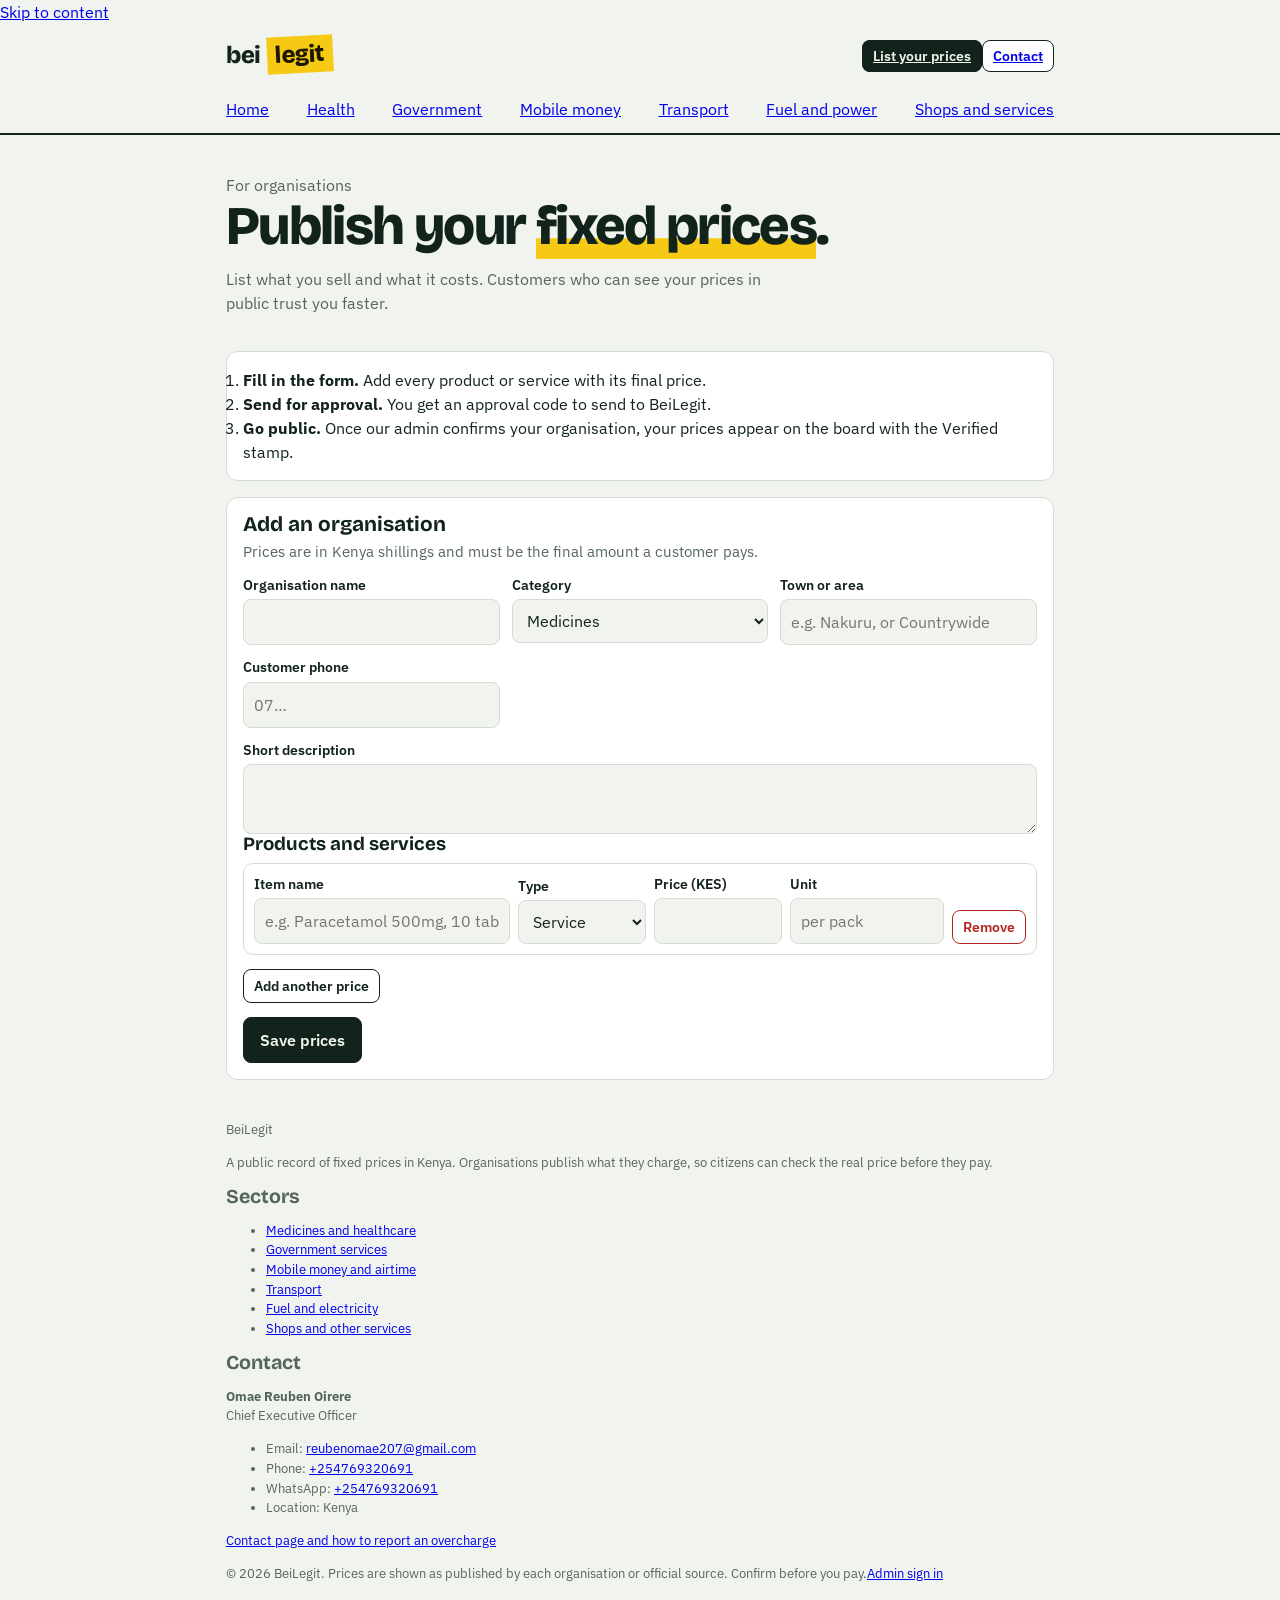
<file: beilegit/organisations.html>
<!DOCTYPE html>
<html lang="en">
<head>
<meta charset="utf-8">
<meta name="viewport" content="width=device-width, initial-scale=1">
<title>List your prices | BeiLegit</title>
<meta name="description" content="Organisations: publish your fixed prices on BeiLegit.">
<link rel="preconnect" href="https://fonts.googleapis.com">
<link rel="preconnect" href="https://fonts.gstatic.com" crossorigin>
<link href="https://fonts.googleapis.com/css2?family=Bricolage+Grotesque:opsz,wght@12..96,500;12..96,700;12..96,800&family=IBM+Plex+Mono:wght@500;600&family=IBM+Plex+Sans:wght@400;500;600&display=swap" rel="stylesheet">
<link rel="stylesheet" href="style.css">
</head>
<body data-page="organisations">
<a class="skip" href="#main">Skip to content</a>
<header id="site-header" class="top"></header>

<main id="main" class="wrap">
  <section class="hero">
    <p class="eyebrow">For organisations</p>
    <h1>Publish your <em>fixed prices</em>.</h1>
    <p>List what you sell and what it costs. Customers who can see your prices in public trust you faster.</p>
  </section>
  <ol class="steps panel">
    <li><strong>Fill in the form.</strong> Add every product or service with its final price.</li>
    <li><strong>Send for approval.</strong> You get an approval code to send to BeiLegit.</li>
    <li><strong>Go public.</strong> Once our admin confirms your organisation, your prices appear on the board with the Verified stamp.</li>
  </ol>
  <div class="panel" id="mine-panel" hidden>
    <h2>Your listings on this device</h2>
    <p class="sub">These are not public yet. Send each one for approval.</p>
    <div id="mine" class="mine"></div>
  </div>
  <div id="form-box"></div>
</main>

<footer id="site-footer" class="foot"></footer>
<dialog id="org-dialog" aria-labelledby="d-name"><div class="dlg" id="org-body"></div></dialog>
<noscript><p class="wrap">BeiLegit needs JavaScript to show prices.</p></noscript>
<script src="config.js"></script>
<script src="data.js"></script>
<script src="app.js"></script>
</body>
</html>
</file>
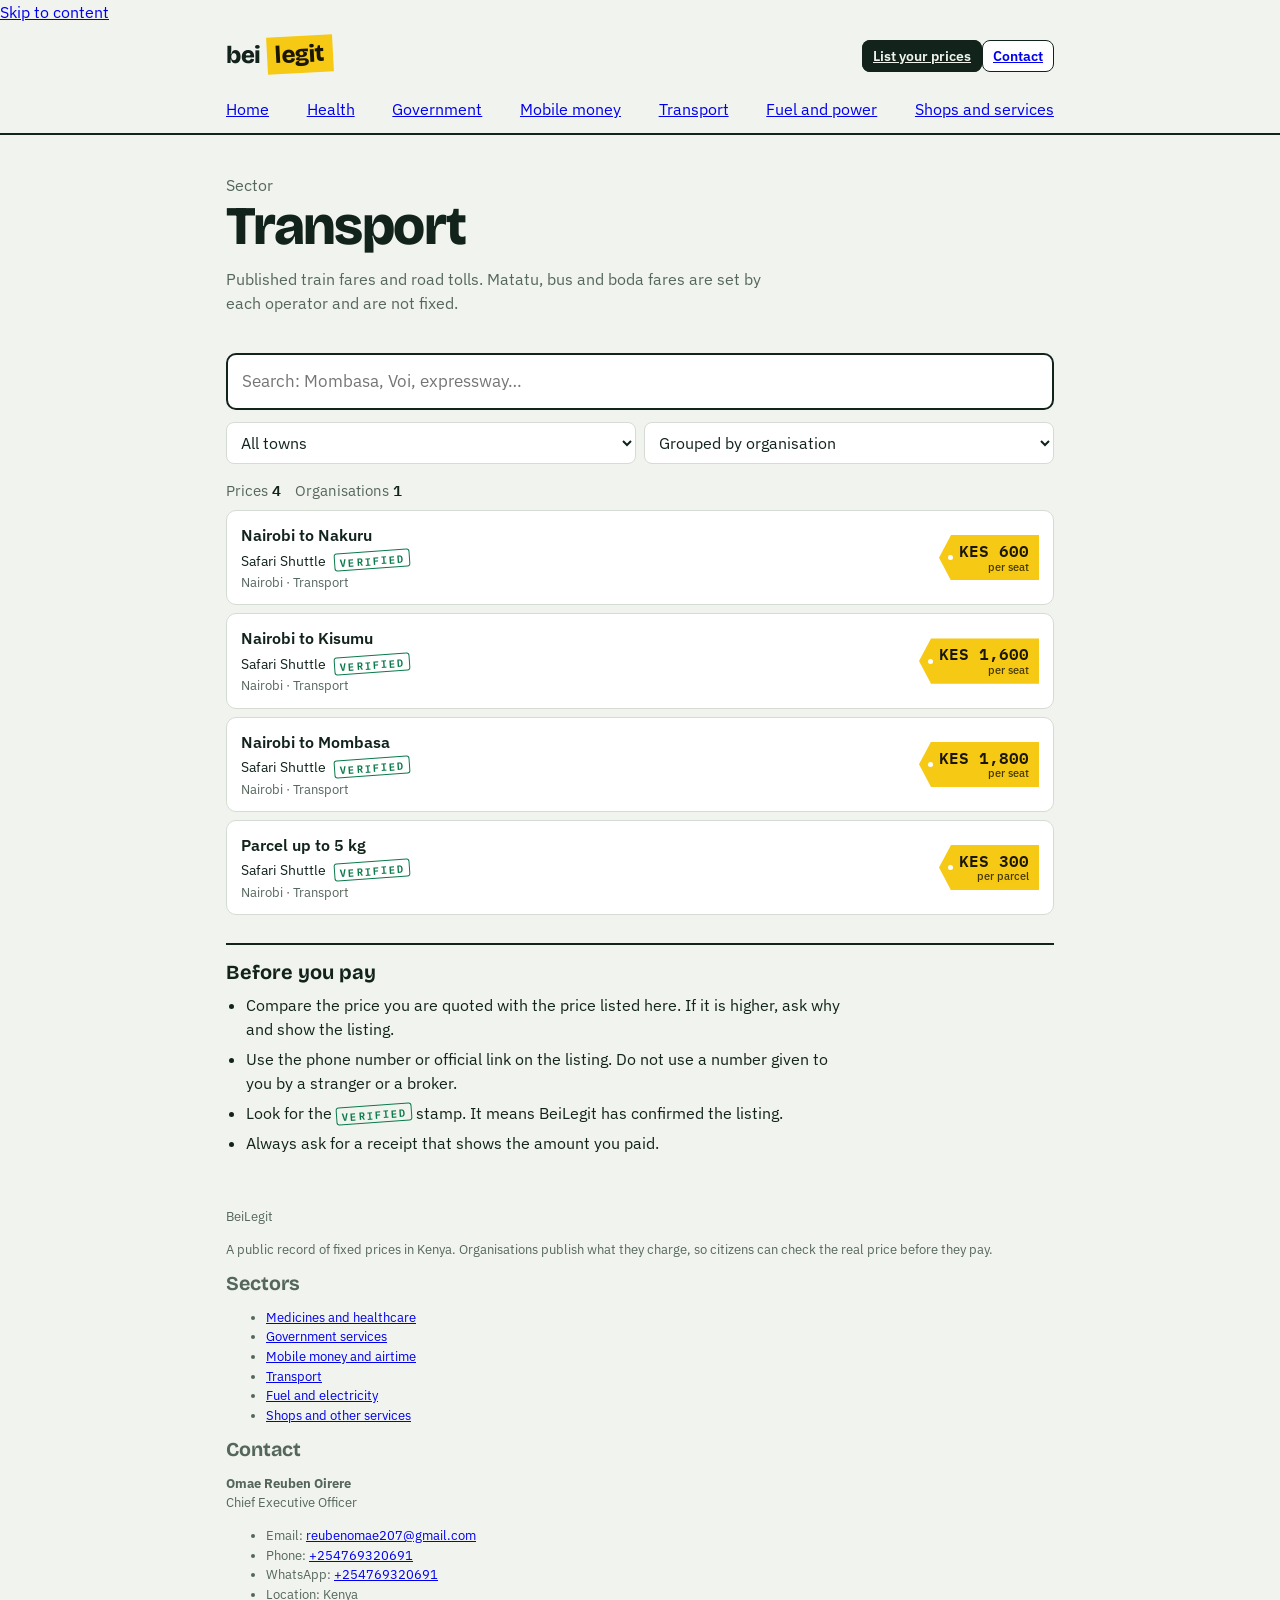
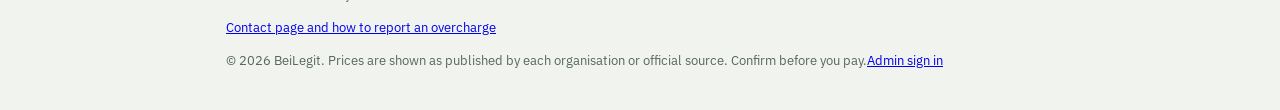
<file: beilegit/transport.html>
<!DOCTYPE html>
<html lang="en">
<head>
<meta charset="utf-8">
<meta name="viewport" content="width=device-width, initial-scale=1">
<title>Transport prices | BeiLegit</title>
<meta name="description" content="Published train fares and road tolls. Matatu, bus and boda fares are set by each operator and are not fixed.">
<link rel="preconnect" href="https://fonts.googleapis.com">
<link rel="preconnect" href="https://fonts.gstatic.com" crossorigin>
<link href="https://fonts.googleapis.com/css2?family=Bricolage+Grotesque:opsz,wght@12..96,500;12..96,700;12..96,800&family=IBM+Plex+Mono:wght@500;600&family=IBM+Plex+Sans:wght@400;500;600&display=swap" rel="stylesheet">
<link rel="stylesheet" href="style.css">
</head>
<body data-page="sector" data-sector="transport">
<a class="skip" href="#main">Skip to content</a>
<header id="site-header" class="top"></header>

<main id="main" class="wrap">
  <section class="hero">
    <p class="eyebrow">Sector</p>
    <h1>Transport</h1>
    <p>Published train fares and road tolls. Matatu, bus and boda fares are set by each operator and are not fixed.</p>
  </section>
  <div class="search">
    <input id="q" type="search" placeholder="Search: Mombasa, Voi, expressway…" aria-label="Search prices" autocomplete="off">
  </div>
  <div class="filters">
    <select id="f-cat" aria-label="Category"></select>
    <select id="f-town" aria-label="Town"></select>
    <select id="f-sort" aria-label="Sort">
      <option value="org">Grouped by organisation</option>
      <option value="cheap">Cheapest first</option>
      <option value="dear">Most expensive first</option>
      <option value="az">A to Z</option>
    </select>
  </div>
  <div id="status" class="notice" hidden></div>
  <div id="summary" class="summary" hidden></div>
  <ul id="list" class="list"></ul>
  <section class="tips">
    <h2>Before you pay</h2>
    <ul>
      <li>Compare the price you are quoted with the price listed here. If it is higher, ask why and show the listing.</li>
      <li>Use the phone number or official link on the listing. Do not use a number given to you by a stranger or a broker.</li>
      <li>Look for the <span class="stamp">Verified</span> stamp. It means BeiLegit has confirmed the listing.</li>
      <li>Always ask for a receipt that shows the amount you paid.</li>
    </ul>
  </section>
</main>

<footer id="site-footer" class="foot"></footer>
<dialog id="org-dialog" aria-labelledby="d-name"><div class="dlg" id="org-body"></div></dialog>
<noscript><p class="wrap">BeiLegit needs JavaScript to show prices.</p></noscript>
<script src="config.js"></script>
<script src="data.js"></script>
<script src="app.js"></script>
</body>
</html>
</file>
<file: beilegit/style.css>
/* Layout idea: a public price board. Quiet green-grey paper, one loud thing: yellow price tags in mono type. */
:root{
  --paper:#F1F4EE; --surface:#FFFFFF; --ink:#11231B; --muted:#55665D; --line:#D5DCD3;
  --stamp:#0B7A4B; --tag:#F6C915; --tag-ink:#1A1600; --warn:#B3261E; --focus:#1456C8;
  --display:"Bricolage Grotesque","Trebuchet MS",system-ui,sans-serif;
  --body:"IBM Plex Sans",system-ui,-apple-system,"Segoe UI",sans-serif;
  --mono:"IBM Plex Mono",ui-monospace,Menlo,Consolas,monospace;
}
@media (prefers-color-scheme:dark){
  :root:not([data-theme="light"]){
    --paper:#0E1713; --surface:#16221C; --ink:#E8EFE9; --muted:#9AAAA0; --line:#2A3A32;
    --stamp:#4CC38A; --tag:#F6C915; --tag-ink:#1A1600; --warn:#FF8A80; --focus:#8AB4FF;
    color-scheme:dark;
  }
}
:root[data-theme="dark"]{
  --paper:#0E1713; --surface:#16221C; --ink:#E8EFE9; --muted:#9AAAA0; --line:#2A3A32;
  --stamp:#4CC38A; --tag:#F6C915; --tag-ink:#1A1600; --warn:#FF8A80; --focus:#8AB4FF;
  color-scheme:dark;
}
*{box-sizing:border-box}
html,body{margin:0}
body{background:var(--paper);color:var(--ink);font-family:var(--body);font-size:16px;line-height:1.5;-webkit-text-size-adjust:100%}
button,input,select,textarea{font:inherit;color:inherit}
:focus-visible{outline:3px solid var(--focus);outline-offset:2px}
h1,h2,h3{font-family:var(--display);text-wrap:balance;margin:0;line-height:1.1}
.wrap{max-width:860px;margin:0 auto;padding:0 16px}

header.top{border-bottom:2px solid var(--ink);background:var(--paper)}
.top .wrap{display:flex;align-items:center;justify-content:space-between;gap:12px;flex-wrap:wrap;padding-top:12px;padding-bottom:12px}
.brand{display:flex;align-items:center;gap:2px;font-family:var(--display);font-weight:800;font-size:1.5rem;letter-spacing:-.02em;text-decoration:none;color:var(--ink)}
.brand .legit{background:var(--tag);color:var(--tag-ink);padding:0 8px 1px;margin-left:4px;transform:rotate(-3deg);display:inline-block}
nav.tabs{display:flex;gap:6px}
nav.tabs a{padding:8px 12px;border:1.5px solid var(--ink);border-radius:999px;text-decoration:none;color:var(--ink);font-weight:600;font-size:.9rem}
nav.tabs a[aria-current="page"]{background:var(--ink);color:var(--paper)}

.hero{padding:28px 0 20px}
.hero h1{font-size:clamp(2rem,8vw,3.4rem);font-weight:800;letter-spacing:-.03em}
.hero h1 em{font-style:normal;box-shadow:inset 0 -.38em 0 var(--tag)}
.hero p{margin:10px 0 0;color:var(--muted);max-width:56ch}
.search{margin-top:18px;display:flex;border:2px solid var(--ink);background:var(--surface);border-radius:10px;overflow:hidden}
.search input{flex:1;min-width:0;border:0;background:transparent;padding:14px;font-size:1.05rem}
.search input:focus{outline:none}
.search:focus-within{outline:3px solid var(--focus);outline-offset:2px}

.filters{display:flex;flex-wrap:wrap;gap:8px;margin-top:12px}
.filters select{padding:9px 10px;border:1.5px solid var(--line);background:var(--surface);border-radius:8px;min-width:0;flex:1 1 140px}
.summary{margin:16px 0 8px;font-size:.92rem;color:var(--muted);display:flex;flex-wrap:wrap;gap:4px 14px}
.summary b{color:var(--ink);font-family:var(--mono);font-weight:600;font-variant-numeric:tabular-nums}
.notice{border:1.5px dashed var(--line);border-radius:10px;padding:14px;color:var(--muted);background:var(--surface);margin:12px 0}
.notice.err{border-color:var(--warn);color:var(--warn)}

.list{display:flex;flex-direction:column;gap:8px;list-style:none;margin:0;padding:0}
.row{width:100%;text-align:left;display:grid;grid-template-columns:1fr auto;gap:10px 14px;align-items:center;background:var(--surface);border:1.5px solid var(--line);border-radius:10px;padding:12px 14px;cursor:pointer}
.row:hover{border-color:var(--ink)}
.row .item{font-weight:600;font-size:1.02rem;overflow-wrap:anywhere}
.row .org{font-size:.9rem;display:flex;flex-wrap:wrap;align-items:center;gap:4px 8px;margin-top:2px}
.row .meta{font-size:.8rem;color:var(--muted);margin-top:2px}
.tag{font-family:var(--mono);font-weight:600;font-variant-numeric:tabular-nums;background:var(--tag);color:var(--tag-ink);padding:7px 10px 7px 20px;white-space:nowrap;position:relative;
  clip-path:polygon(12px 0,100% 0,100% 100%,12px 100%,0 50%);text-align:right;line-height:1.15}
.tag::before{content:"";position:absolute;left:9px;top:50%;width:5px;height:5px;margin-top:-2.5px;border-radius:50%;background:var(--surface)}
.tag small{display:block;font-family:var(--body);font-weight:500;font-size:.7rem;opacity:.8}
.stamp{font-family:var(--mono);font-size:.66rem;font-weight:600;letter-spacing:.1em;text-transform:uppercase;color:var(--stamp);border:1.5px solid var(--stamp);border-radius:3px;padding:0 5px;transform:rotate(-4deg);display:inline-block}
.chip{font-size:.68rem;font-weight:600;letter-spacing:.04em;text-transform:uppercase;color:var(--muted);border:1px solid var(--line);border-radius:999px;padding:0 7px}

.tips{margin:28px 0;border-top:2px solid var(--ink);padding-top:16px}
.tips h2{font-size:1.25rem}
.tips ul{margin:10px 0 0;padding-left:20px;max-width:62ch}
.tips li{margin:6px 0}

.panel{background:var(--surface);border:1.5px solid var(--line);border-radius:12px;padding:16px;margin:16px 0}
.panel h2{font-size:1.3rem;margin-bottom:4px}
.panel p.sub{margin:0 0 12px;color:var(--muted);font-size:.92rem}
.grid2{display:grid;grid-template-columns:repeat(auto-fit,minmax(200px,1fr));gap:12px}
label.f{display:flex;flex-direction:column;gap:4px;font-size:.85rem;font-weight:600}
label.f input,label.f select,label.f textarea{padding:10px;border:1.5px solid var(--line);border-radius:8px;background:var(--paper);font-weight:400;font-size:1rem;width:100%}
.items{display:flex;flex-direction:column;gap:10px;margin-top:8px}
.itemrow{display:grid;grid-template-columns:2fr 1fr 1fr 1.2fr auto;gap:8px;align-items:end;border:1px solid var(--line);border-radius:10px;padding:10px}
@media (max-width:640px){.itemrow{grid-template-columns:1fr 1fr}.itemrow .f:first-child{grid-column:1/-1}}
.btn{padding:10px 16px;border-radius:8px;border:1.5px solid var(--ink);background:var(--surface);font-weight:600;cursor:pointer}
.btn.primary{background:var(--ink);color:var(--paper)}
.btn.danger{border-color:var(--warn);color:var(--warn)}
.btn.small{padding:6px 10px;font-size:.85rem}
.btn:disabled{opacity:.5;cursor:not-allowed}
.actions{display:flex;flex-wrap:wrap;gap:8px;align-items:center;margin-top:14px}
.msg{font-size:.9rem;color:var(--muted)}
.msg.err{color:var(--warn)}
.mine{display:flex;flex-direction:column;gap:8px}
.mine .m{display:flex;flex-wrap:wrap;justify-content:space-between;align-items:center;gap:8px;border:1px solid var(--line);border-radius:10px;padding:10px 12px}

dialog{border:2px solid var(--ink);border-radius:14px;background:var(--surface);color:var(--ink);padding:0;width:min(560px,calc(100% - 24px));max-height:88vh}
dialog::backdrop{background:rgba(8,16,12,.6)}
.dlg{padding:18px;overflow-y:auto;max-height:88vh}
.dlg h2{font-size:1.5rem;overflow-wrap:anywhere}
.dlg .where{color:var(--muted);margin:4px 0 10px;font-size:.92rem}
.dlg table{width:100%;border-collapse:collapse;margin:10px 0}
.dlg td{padding:9px 0;border-bottom:1px solid var(--line);vertical-align:top}
.dlg td.p{text-align:right;font-family:var(--mono);font-weight:600;font-variant-numeric:tabular-nums;white-space:nowrap;padding-left:12px}
.dlg td small{color:var(--muted);display:block}
.contact{background:var(--paper);border-radius:8px;padding:10px 12px;font-size:.95rem}
.contact b{font-family:var(--mono)}
footer{padding:24px 0 40px;color:var(--muted);font-size:.82rem}
[hidden]{display:none!important}
@media (prefers-reduced-motion:no-preference){.row,.btn{transition:border-color .15s}}
</file>
